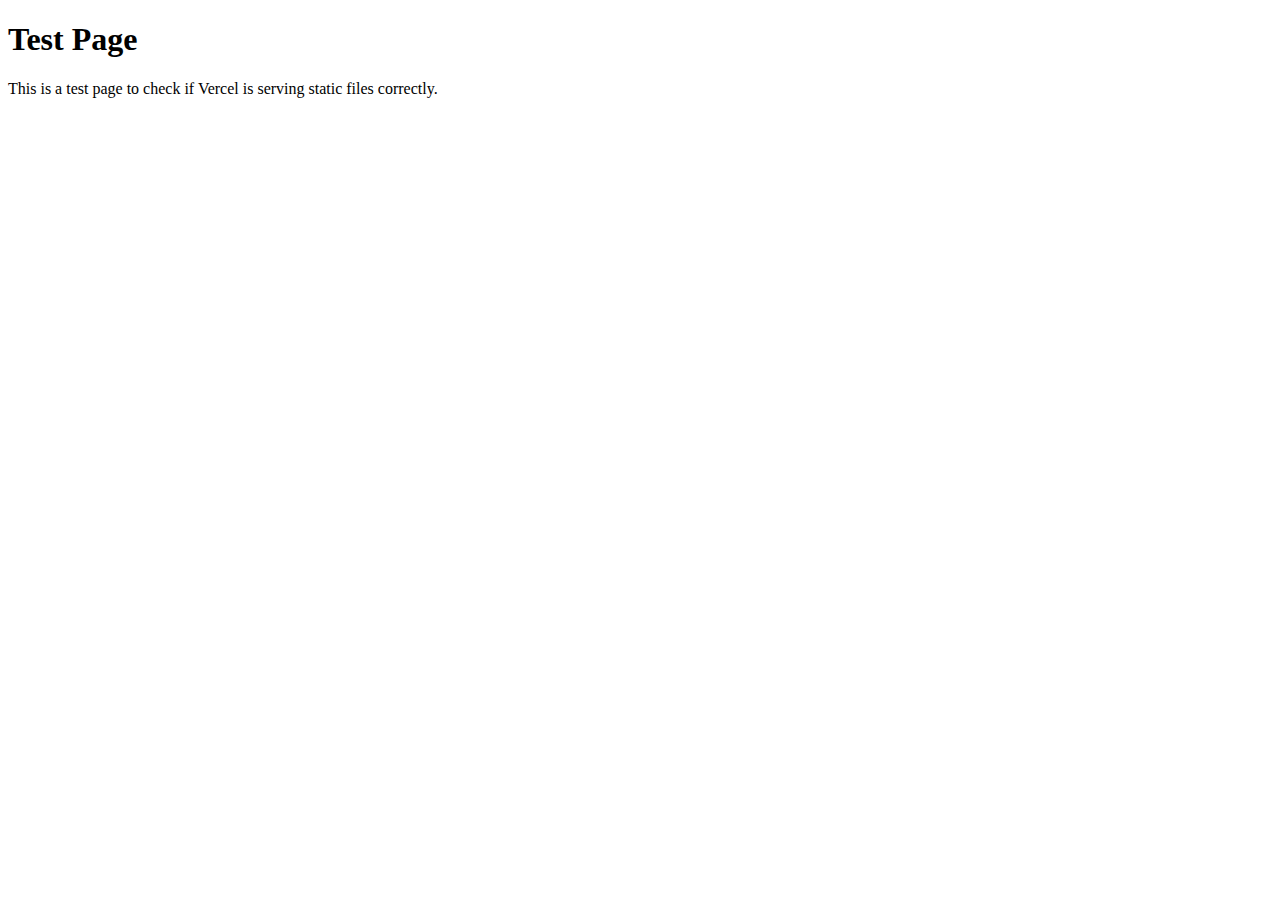
<file: test.html>
<!DOCTYPE html>
<html lang="en">
<head>
    <meta charset="UTF-8">
    <meta name="viewport" content="width=device-width, initial-scale=1.0">
    <title>Test Page</title>
</head>
<body>
    <h1>Test Page</h1>
    <p>This is a test page to check if Vercel is serving static files correctly.</p>
</body>
</html>
</file>
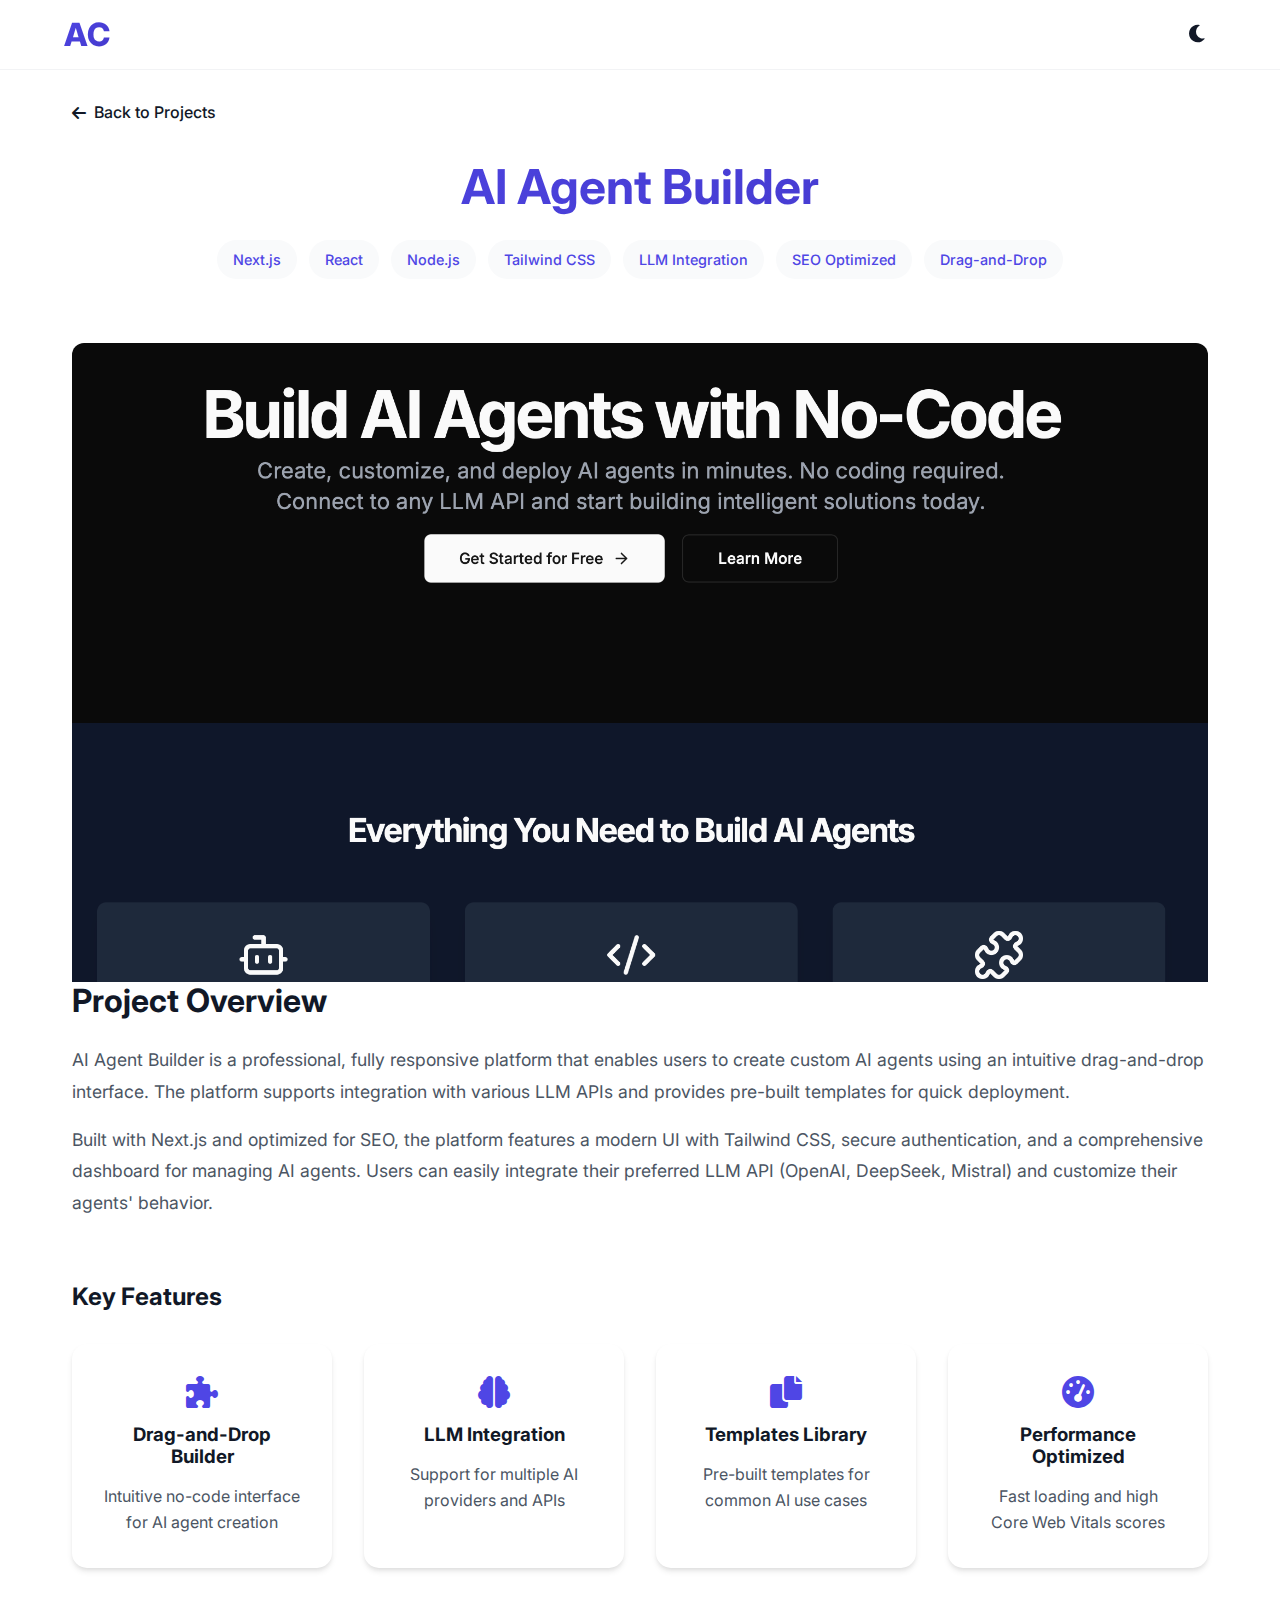
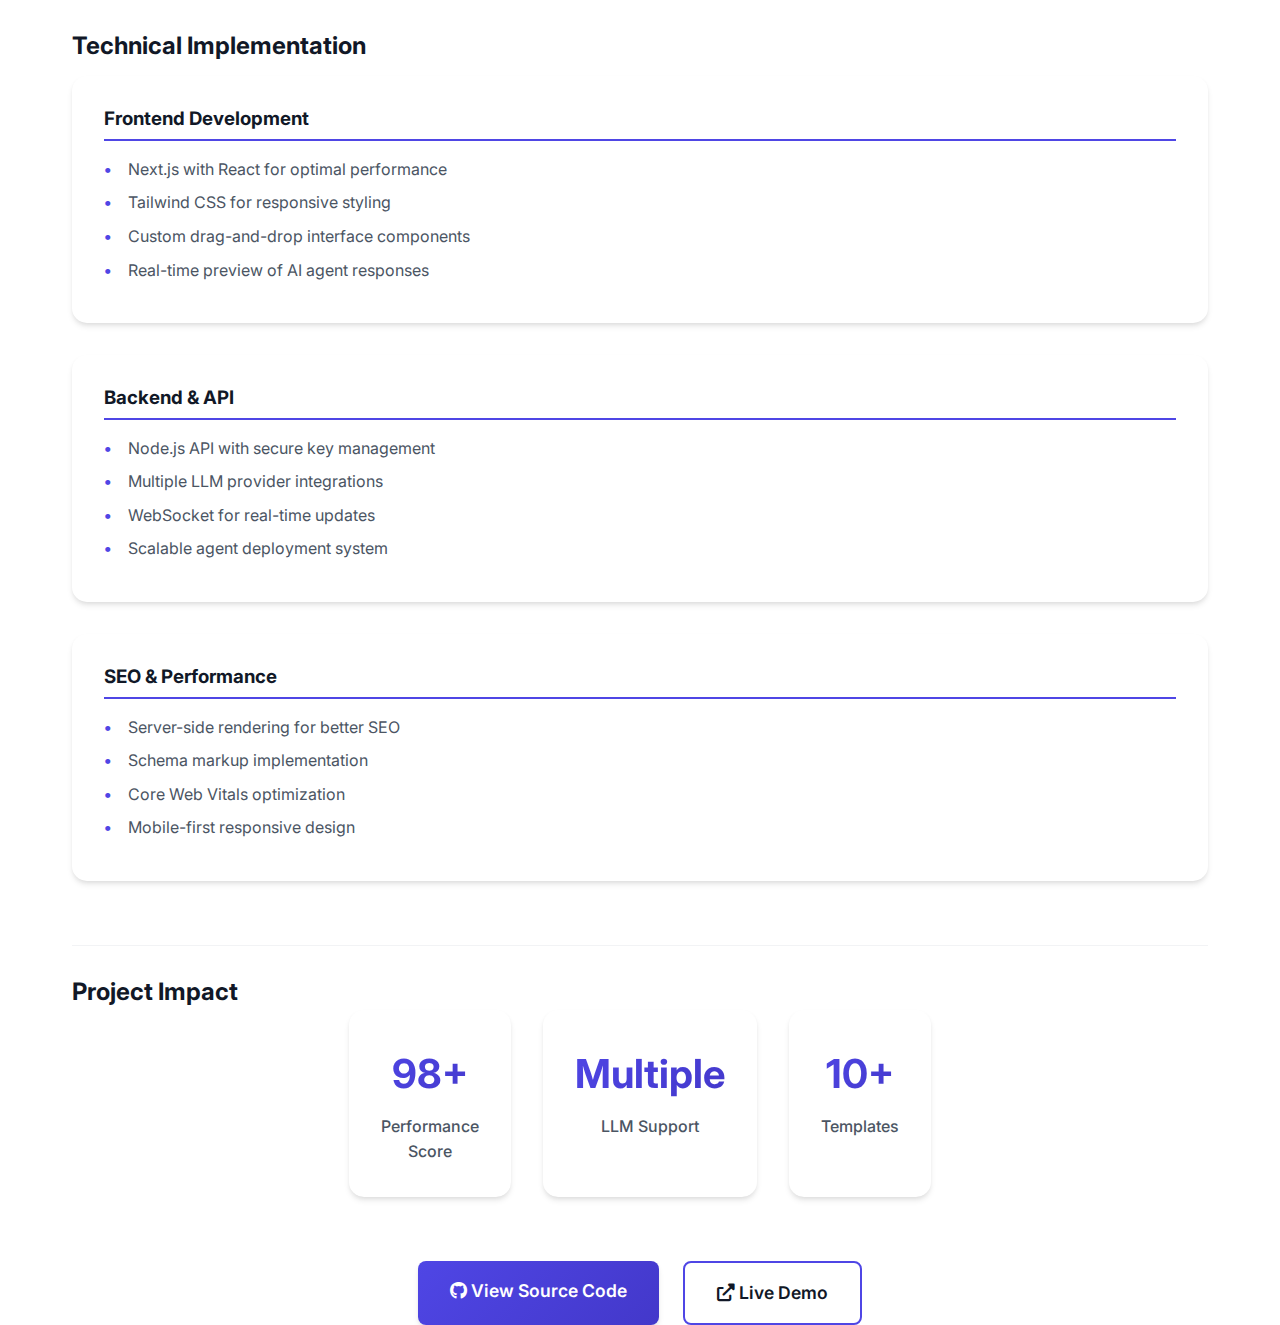
<file: projects/ai-agent-builder.html>
<!DOCTYPE html>
<html lang="en">
<head>
    <meta charset="UTF-8">
    <meta name="viewport" content="width=device-width, initial-scale=1.0">
    <title>AI Agent Builder - No-Code AI Platform</title>
    <link rel="stylesheet" href="../styles.css">
    <link rel="stylesheet" href="https://cdnjs.cloudflare.com/ajax/libs/font-awesome/6.0.0/css/all.min.css">
    <link href="https://fonts.googleapis.com/css2?family=Inter:wght@400;500;600;700;800&display=swap" rel="stylesheet">
</head>
<body class="light-mode">
    <nav class="navbar">
        <a href="../index.html" class="nav-brand">AC</a>
        <div class="nav-controls">
            <button class="theme-toggle" aria-label="Toggle theme">
                <i class="fas fa-moon"></i>
            </button>
        </div>
    </nav>

    <div class="project-detail-container">
        <div class="back-to-projects">
            <a href="../index.html#projects">
                <i class="fas fa-arrow-left"></i> Back to Projects
            </a>
        </div>

        <header class="project-header">
            <h1>AI Agent Builder</h1>
            <div class="project-tags">
                <span>Next.js</span>
                <span>React</span>
                <span>Node.js</span>
                <span>Tailwind CSS</span>
                <span>LLM Integration</span>
                <span>SEO Optimized</span>
                <span>Drag-and-Drop</span>
            </div>
        </header>

        <div class="project-overview">
            <div class="project-image">
                <img src="../assets/images/ai-agent-builder-main.jpg" 
                     alt="AI Agent Builder Platform Preview" 
                     class="project-preview">
            </div>

            <div class="project-description">
                <h2>Project Overview</h2>
                <p>AI Agent Builder is a professional, fully responsive platform that enables users to create custom AI agents using an intuitive drag-and-drop interface. The platform supports integration with various LLM APIs and provides pre-built templates for quick deployment.</p>
                <p>Built with Next.js and optimized for SEO, the platform features a modern UI with Tailwind CSS, secure authentication, and a comprehensive dashboard for managing AI agents. Users can easily integrate their preferred LLM API (OpenAI, DeepSeek, Mistral) and customize their agents' behavior.</p>
            </div>

            <div class="project-features">
                <h2>Key Features</h2>
                <div class="features-grid">
                    <div class="feature-card">
                        <i class="fas fa-puzzle-piece"></i>
                        <h3>Drag-and-Drop Builder</h3>
                        <p>Intuitive no-code interface for AI agent creation</p>
                    </div>
                    <div class="feature-card">
                        <i class="fas fa-brain"></i>
                        <h3>LLM Integration</h3>
                        <p>Support for multiple AI providers and APIs</p>
                    </div>
                    <div class="feature-card">
                        <i class="fas fa-copy"></i>
                        <h3>Templates Library</h3>
                        <p>Pre-built templates for common AI use cases</p>
                    </div>
                    <div class="feature-card">
                        <i class="fas fa-tachometer-alt"></i>
                        <h3>Performance Optimized</h3>
                        <p>Fast loading and high Core Web Vitals scores</p>
                    </div>
                </div>
            </div>

            <div class="technical-details">
                <h2>Technical Implementation</h2>
                <div class="tech-section">
                    <h3>Frontend Development</h3>
                    <ul>
                        <li>Next.js with React for optimal performance</li>
                        <li>Tailwind CSS for responsive styling</li>
                        <li>Custom drag-and-drop interface components</li>
                        <li>Real-time preview of AI agent responses</li>
                    </ul>
                </div>
                <div class="tech-section">
                    <h3>Backend & API</h3>
                    <ul>
                        <li>Node.js API with secure key management</li>
                        <li>Multiple LLM provider integrations</li>
                        <li>WebSocket for real-time updates</li>
                        <li>Scalable agent deployment system</li>
                    </ul>
                </div>
                <div class="tech-section">
                    <h3>SEO & Performance</h3>
                    <ul>
                        <li>Server-side rendering for better SEO</li>
                        <li>Schema markup implementation</li>
                        <li>Core Web Vitals optimization</li>
                        <li>Mobile-first responsive design</li>
                    </ul>
                </div>
            </div>

            <div class="project-metrics">
                <h2>Project Impact</h2>
                <div class="metrics-grid">
                    <div class="metric-card">
                        <span class="metric-value">98+</span>
                        <span class="metric-label">Performance Score</span>
                    </div>
                    <div class="metric-card">
                        <span class="metric-value">Multiple</span>
                        <span class="metric-label">LLM Support</span>
                    </div>
                    <div class="metric-card">
                        <span class="metric-value">10+</span>
                        <span class="metric-label">Templates</span>
                    </div>
                </div>
            </div>

            <div class="project-links">
                <a href="https://github.com/yourusername/ai-agent-builder" class="cta-button" target="_blank">
                    <i class="fab fa-github"></i> View Source Code
                </a>
                <a href="#" class="cta-button secondary" target="_blank">
                    <i class="fas fa-external-link-alt"></i> Live Demo
                </a>
            </div>
        </div>
    </div>

    <script src="../script.js"></script>
</body>
</html>
</file>
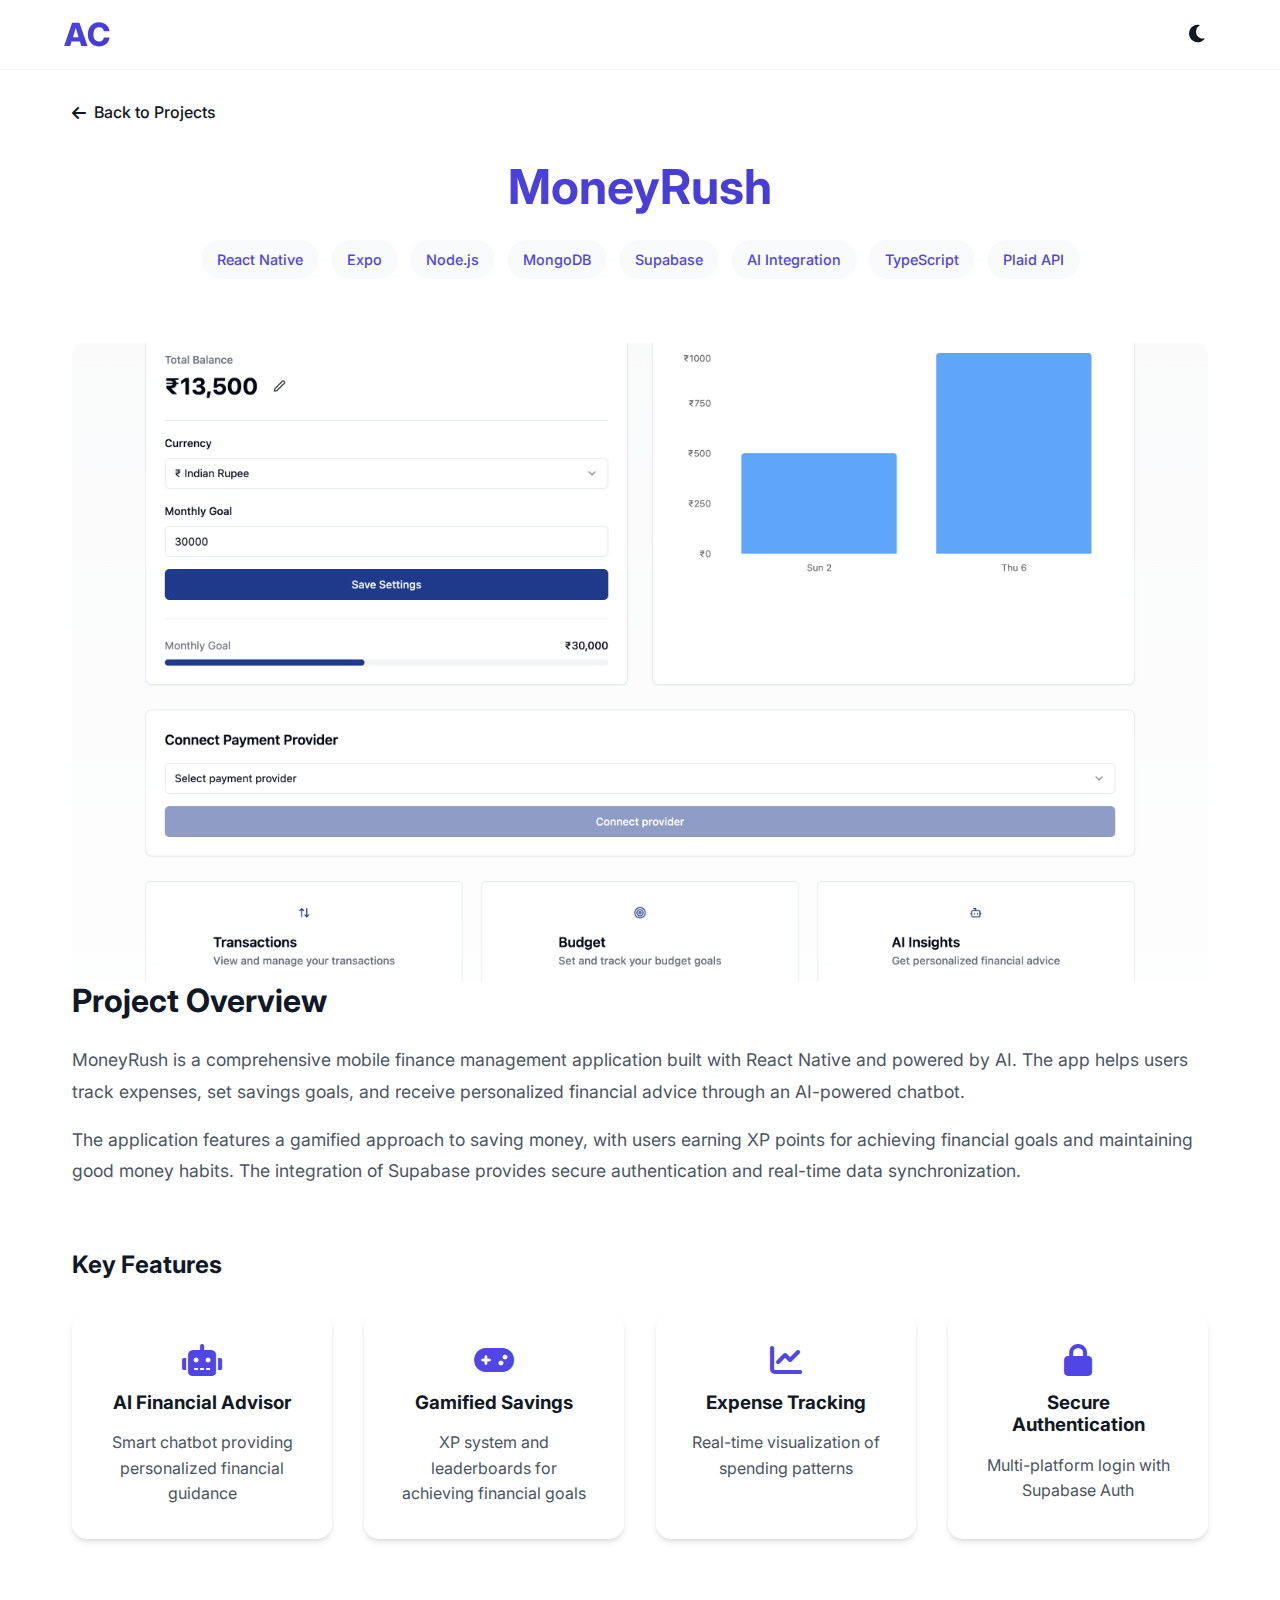
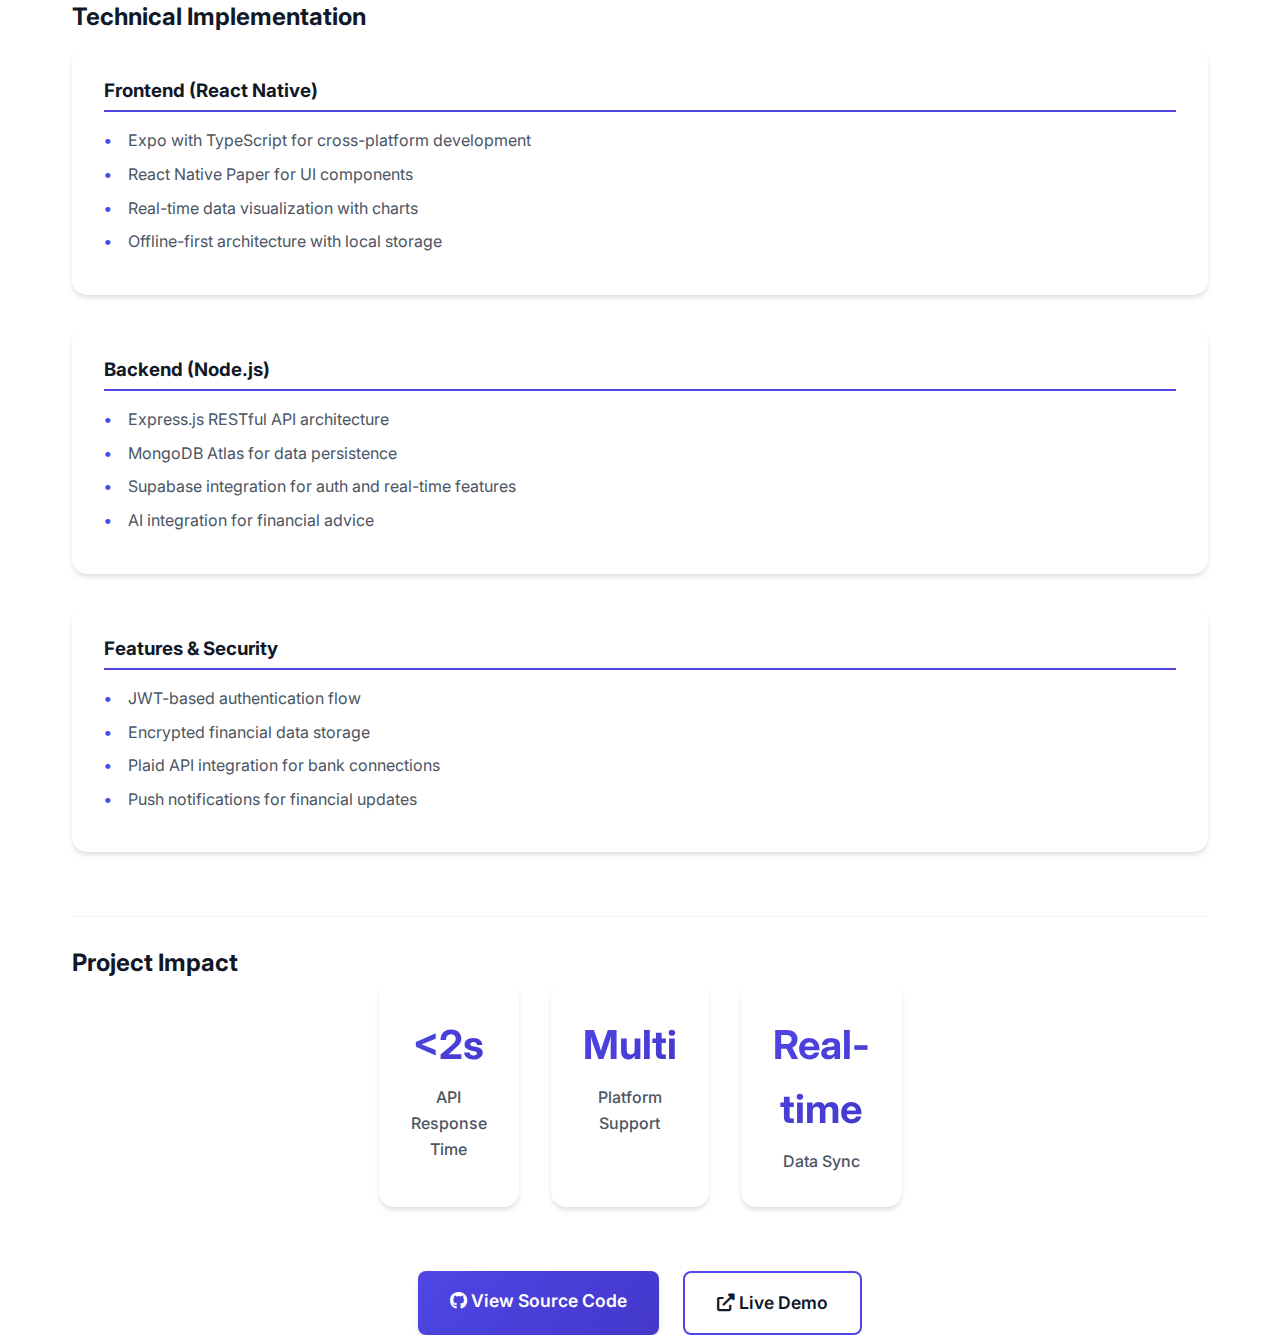
<file: projects/money-rush.html>
<!DOCTYPE html>
<html lang="en">
<head>
    <meta charset="UTF-8">
    <meta name="viewport" content="width=device-width, initial-scale=1.0">
    <title>MoneyRush - AI-Powered Finance Tracker</title>
    <link rel="stylesheet" href="../styles.css">
    <link rel="stylesheet" href="https://cdnjs.cloudflare.com/ajax/libs/font-awesome/6.0.0/css/all.min.css">
    <link href="https://fonts.googleapis.com/css2?family=Inter:wght@400;500;600;700;800&display=swap" rel="stylesheet">
</head>
<body class="light-mode">
    <nav class="navbar">
        <a href="../index.html" class="nav-brand">AC</a>
        <div class="nav-controls">
            <button class="theme-toggle" aria-label="Toggle theme">
                <i class="fas fa-moon"></i>
            </button>
        </div>
    </nav>

    <div class="project-detail-container">
        <div class="back-to-projects">
            <a href="../index.html#projects">
                <i class="fas fa-arrow-left"></i> Back to Projects
            </a>
        </div>

        <header class="project-header">
            <h1>MoneyRush</h1>
            <div class="project-tags">
                <span>React Native</span>
                <span>Expo</span>
                <span>Node.js</span>
                <span>MongoDB</span>
                <span>Supabase</span>
                <span>AI Integration</span>
                <span>TypeScript</span>
                <span>Plaid API</span>
            </div>
        </header>

        <div class="project-overview">
            <div class="project-image">
                <img src="../assets/images/money-rush-main.jpg"
                     alt="MoneyRush App Preview"
                     class="project-preview">
            </div>

            <div class="project-description">
                <h2>Project Overview</h2>
                <p>MoneyRush is a comprehensive mobile finance management application built with React Native and powered by AI. The app helps users track expenses, set savings goals, and receive personalized financial advice through an AI-powered chatbot.</p>
                <p>The application features a gamified approach to saving money, with users earning XP points for achieving financial goals and maintaining good money habits. The integration of Supabase provides secure authentication and real-time data synchronization.</p>
            </div>

            <div class="project-features">
                <h2>Key Features</h2>
                <div class="features-grid">
                    <div class="feature-card">
                        <i class="fas fa-robot"></i>
                        <h3>AI Financial Advisor</h3>
                        <p>Smart chatbot providing personalized financial guidance</p>
                    </div>
                    <div class="feature-card">
                        <i class="fas fa-gamepad"></i>
                        <h3>Gamified Savings</h3>
                        <p>XP system and leaderboards for achieving financial goals</p>
                    </div>
                    <div class="feature-card">
                        <i class="fas fa-chart-line"></i>
                        <h3>Expense Tracking</h3>
                        <p>Real-time visualization of spending patterns</p>
                    </div>
                    <div class="feature-card">
                        <i class="fas fa-lock"></i>
                        <h3>Secure Authentication</h3>
                        <p>Multi-platform login with Supabase Auth</p>
                    </div>
                </div>
            </div>

            <div class="technical-details">
                <h2>Technical Implementation</h2>
                <div class="tech-section">
                    <h3>Frontend (React Native)</h3>
                    <ul>
                        <li>Expo with TypeScript for cross-platform development</li>
                        <li>React Native Paper for UI components</li>
                        <li>Real-time data visualization with charts</li>
                        <li>Offline-first architecture with local storage</li>
                    </ul>
                </div>
                <div class="tech-section">
                    <h3>Backend (Node.js)</h3>
                    <ul>
                        <li>Express.js RESTful API architecture</li>
                        <li>MongoDB Atlas for data persistence</li>
                        <li>Supabase integration for auth and real-time features</li>
                        <li>AI integration for financial advice</li>
                    </ul>
                </div>
                <div class="tech-section">
                    <h3>Features & Security</h3>
                    <ul>
                        <li>JWT-based authentication flow</li>
                        <li>Encrypted financial data storage</li>
                        <li>Plaid API integration for bank connections</li>
                        <li>Push notifications for financial updates</li>
                    </ul>
                </div>
            </div>

            <div class="project-metrics">
                <h2>Project Impact</h2>
                <div class="metrics-grid">
                    <div class="metric-card">
                        <span class="metric-value">&lt;2s</span>
                        <span class="metric-label">API Response Time</span>
                    </div>
                    <div class="metric-card">
                        <span class="metric-value">Multi</span>
                        <span class="metric-label">Platform Support</span>
                    </div>
                    <div class="metric-card">
                        <span class="metric-value">Real-time</span>
                        <span class="metric-label">Data Sync</span>
                    </div>
                </div>
            </div>

            <div class="project-links">
                <a href="https://github.com/Aditya-Chawla-20/money-rush" class="cta-button" target="_blank">
                    <i class="fab fa-github"></i> View Source Code
                </a>
                <a href="https://money-rush.vercel.app" class="cta-button secondary" target="_blank">
                    <i class="fas fa-external-link-alt"></i> Live Demo
                </a>
            </div>
        </div>
    </div>

    <script src="../script.js"></script>
</body>
</html>
</file>
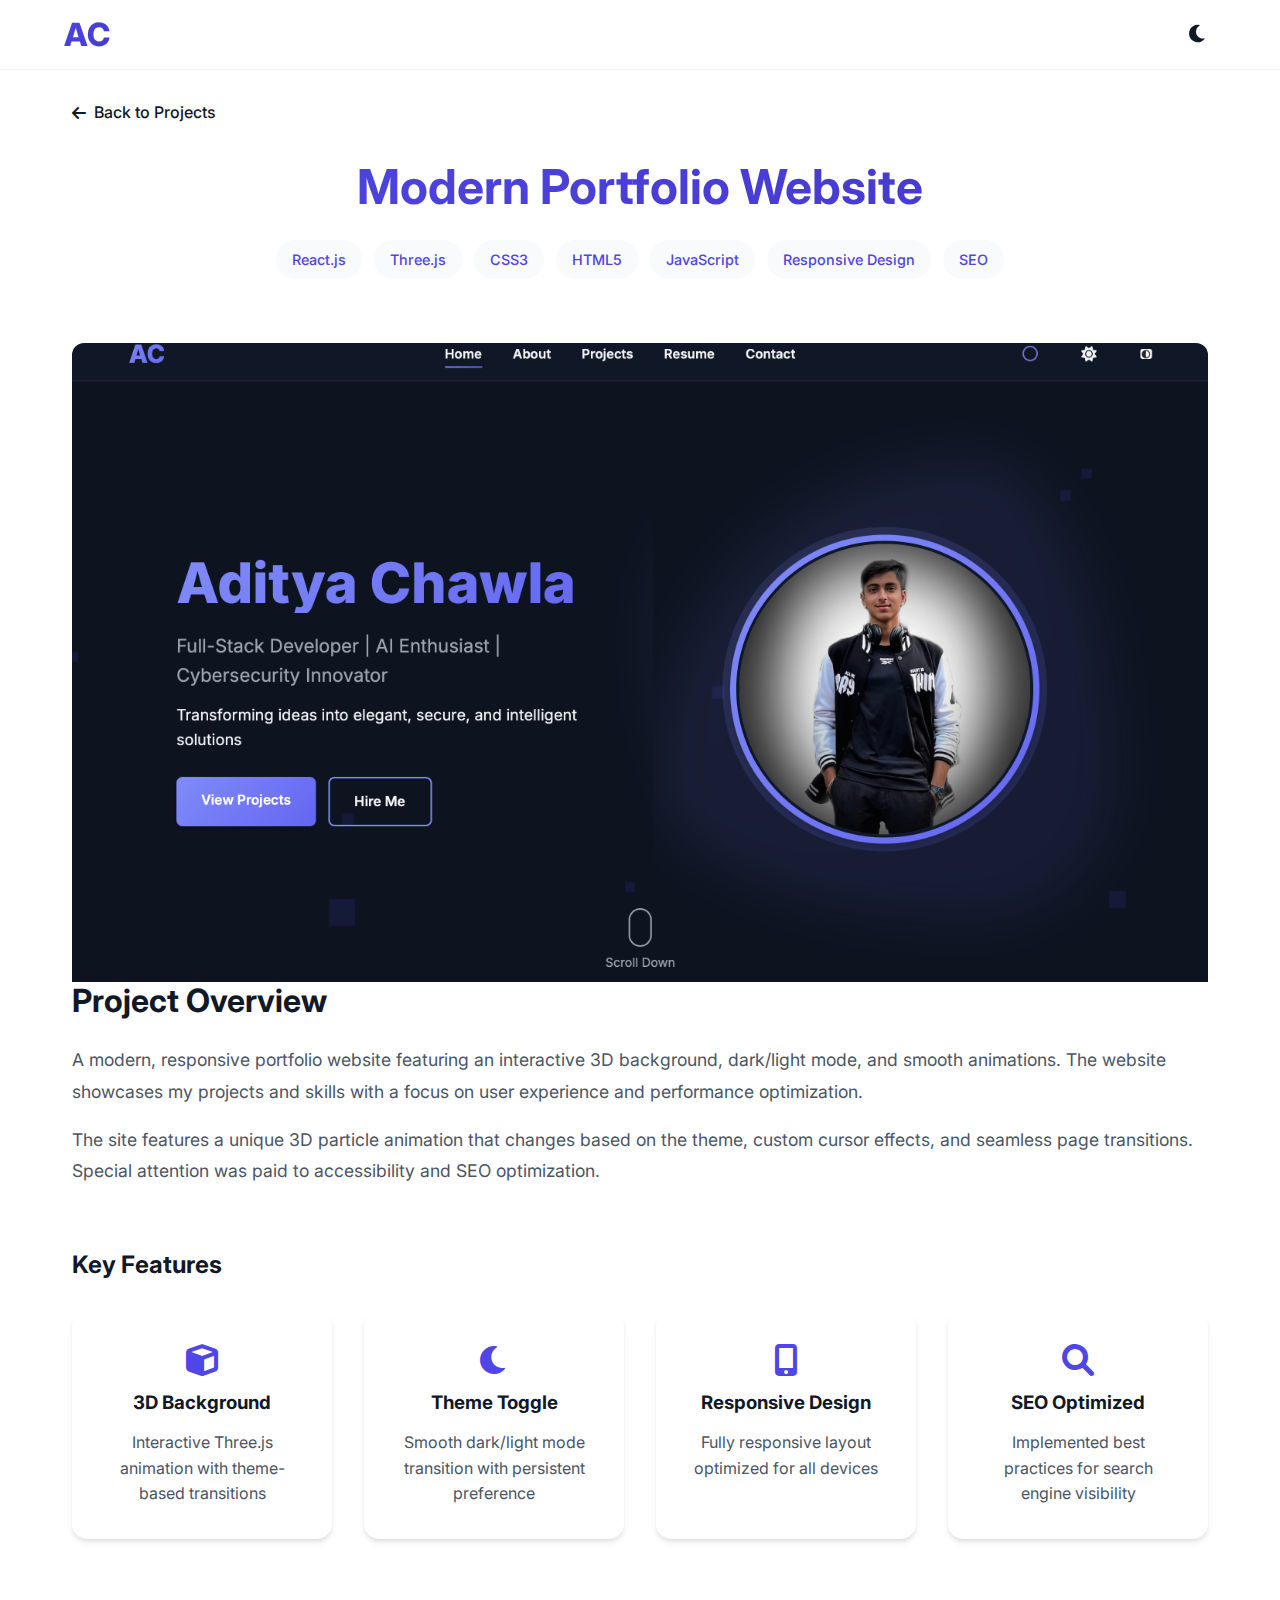
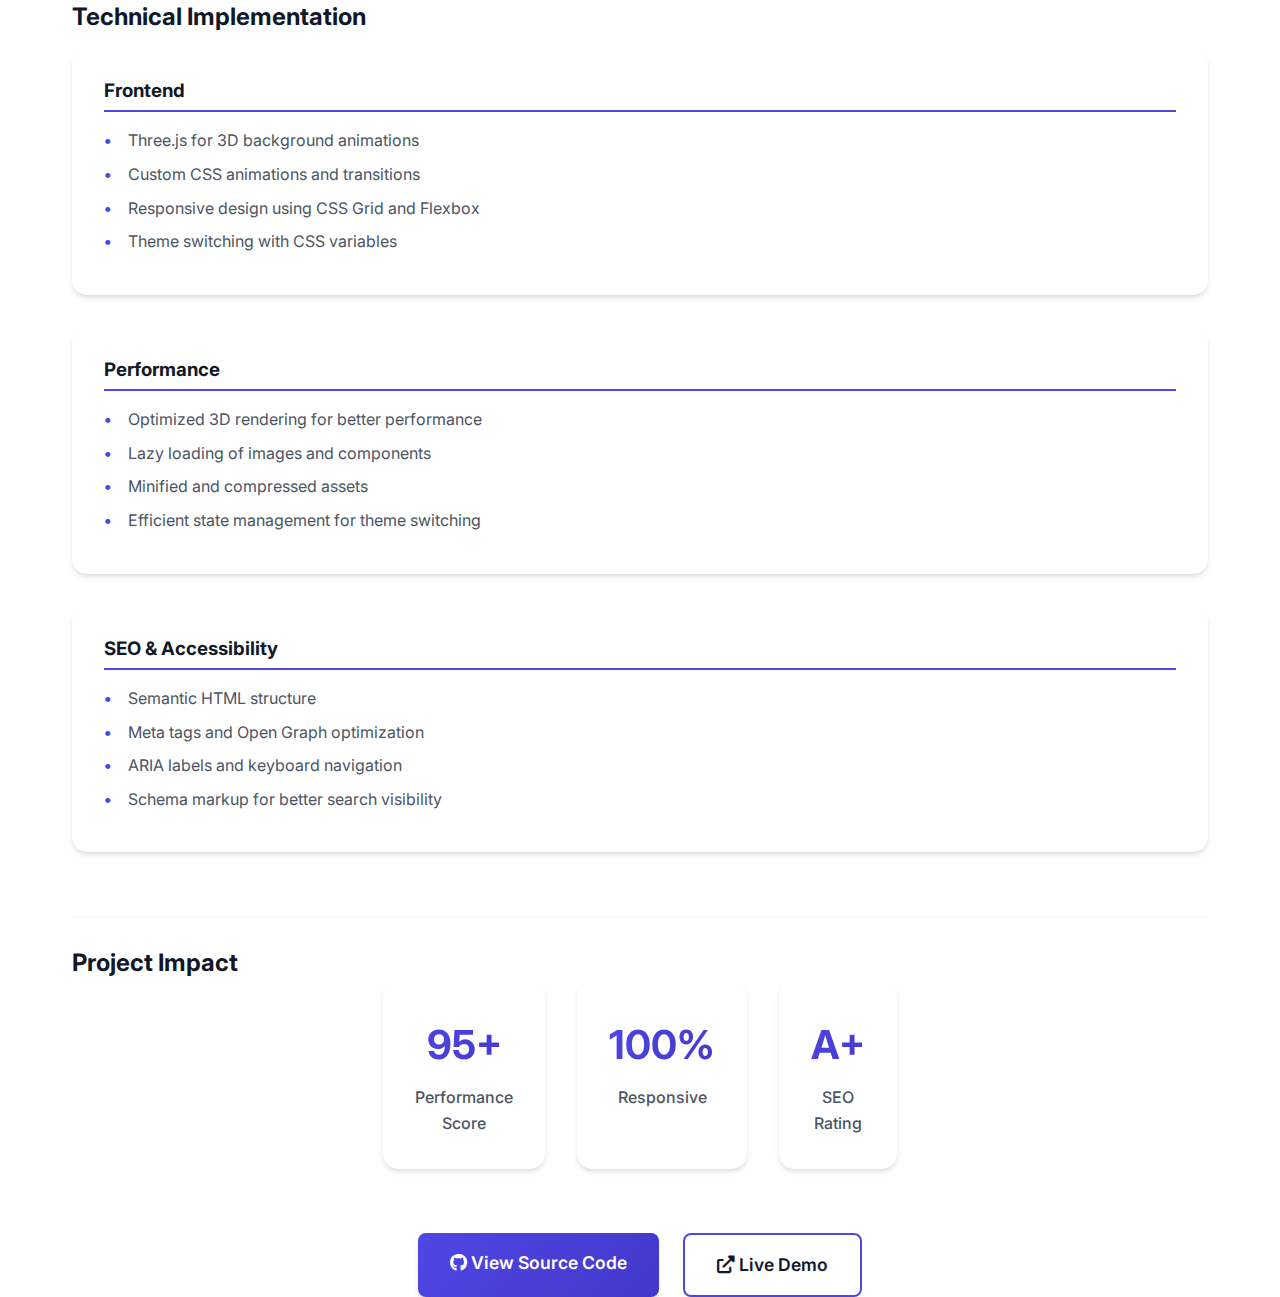
<file: projects/portfolio-website.html>
<!DOCTYPE html>
<html lang="en">
<head>
    <meta charset="UTF-8">
    <meta name="viewport" content="width=device-width, initial-scale=1.0">
    <title>Modern Portfolio Website - Project Details</title>
    <link rel="stylesheet" href="../styles.css">
    <link rel="stylesheet" href="https://cdnjs.cloudflare.com/ajax/libs/font-awesome/6.0.0/css/all.min.css">
    <link href="https://fonts.googleapis.com/css2?family=Inter:wght@400;500;600;700;800&display=swap" rel="stylesheet">
</head>
<body class="light-mode">
    <nav class="navbar">
        <a href="../index.html" class="nav-brand">AC</a>
        <div class="nav-controls">
            <button class="theme-toggle" aria-label="Toggle theme">
                <i class="fas fa-moon"></i>
            </button>
        </div>
    </nav>

    <div class="project-detail-container">
        <div class="back-to-projects">
            <a href="../index.html#projects">
                <i class="fas fa-arrow-left"></i> Back to Projects
            </a>
        </div>

        <header class="project-header">
            <h1>Modern Portfolio Website</h1>
            <div class="project-tags">
                <span>React.js</span>
                <span>Three.js</span>
                <span>CSS3</span>
                <span>HTML5</span>
                <span>JavaScript</span>
                <span>Responsive Design</span>
                <span>SEO</span>
            </div>
        </header>

        <div class="project-overview">
            <div class="project-image">
                <img src="../assets/images/portfolio-main.jpg" 
                     alt="Portfolio Website Preview" 
                     class="project-preview">
            </div>

            <div class="project-description">
                <h2>Project Overview</h2>
                <p>A modern, responsive portfolio website featuring an interactive 3D background, dark/light mode, and smooth animations. The website showcases my projects and skills with a focus on user experience and performance optimization.</p>
                <p>The site features a unique 3D particle animation that changes based on the theme, custom cursor effects, and seamless page transitions. Special attention was paid to accessibility and SEO optimization.</p>
            </div>

            <div class="project-features">
                <h2>Key Features</h2>
                <div class="features-grid">
                    <div class="feature-card">
                        <i class="fas fa-cube"></i>
                        <h3>3D Background</h3>
                        <p>Interactive Three.js animation with theme-based transitions</p>
                    </div>
                    <div class="feature-card">
                        <i class="fas fa-moon"></i>
                        <h3>Theme Toggle</h3>
                        <p>Smooth dark/light mode transition with persistent preference</p>
                    </div>
                    <div class="feature-card">
                        <i class="fas fa-mobile-alt"></i>
                        <h3>Responsive Design</h3>
                        <p>Fully responsive layout optimized for all devices</p>
                    </div>
                    <div class="feature-card">
                        <i class="fas fa-search"></i>
                        <h3>SEO Optimized</h3>
                        <p>Implemented best practices for search engine visibility</p>
                    </div>
                </div>
            </div>

            <div class="technical-details">
                <h2>Technical Implementation</h2>
                <div class="tech-section">
                    <h3>Frontend</h3>
                    <ul>
                        <li>Three.js for 3D background animations</li>
                        <li>Custom CSS animations and transitions</li>
                        <li>Responsive design using CSS Grid and Flexbox</li>
                        <li>Theme switching with CSS variables</li>
                    </ul>
                </div>
                <div class="tech-section">
                    <h3>Performance</h3>
                    <ul>
                        <li>Optimized 3D rendering for better performance</li>
                        <li>Lazy loading of images and components</li>
                        <li>Minified and compressed assets</li>
                        <li>Efficient state management for theme switching</li>
                    </ul>
                </div>
                <div class="tech-section">
                    <h3>SEO & Accessibility</h3>
                    <ul>
                        <li>Semantic HTML structure</li>
                        <li>Meta tags and Open Graph optimization</li>
                        <li>ARIA labels and keyboard navigation</li>
                        <li>Schema markup for better search visibility</li>
                    </ul>
                </div>
            </div>

            <div class="project-metrics">
                <h2>Project Impact</h2>
                <div class="metrics-grid">
                    <div class="metric-card">
                        <span class="metric-value">95+</span>
                        <span class="metric-label">Performance Score</span>
                    </div>
                    <div class="metric-card">
                        <span class="metric-value">100%</span>
                        <span class="metric-label">Responsive</span>
                    </div>
                    <div class="metric-card">
                        <span class="metric-value">A+</span>
                        <span class="metric-label">SEO Rating</span>
                    </div>
                </div>
            </div>

            <div class="project-links">
                <a href="https://github.com/yourusername/portfolio-website" class="cta-button" target="_blank">
                    <i class="fab fa-github"></i> View Source Code
                </a>
                <a href="#" class="cta-button secondary" target="_blank">
                    <i class="fas fa-external-link-alt"></i> Live Demo
                </a>
            </div>
        </div>
    </div>

    <script src="../script.js"></script>
</body>
</html>
</file>
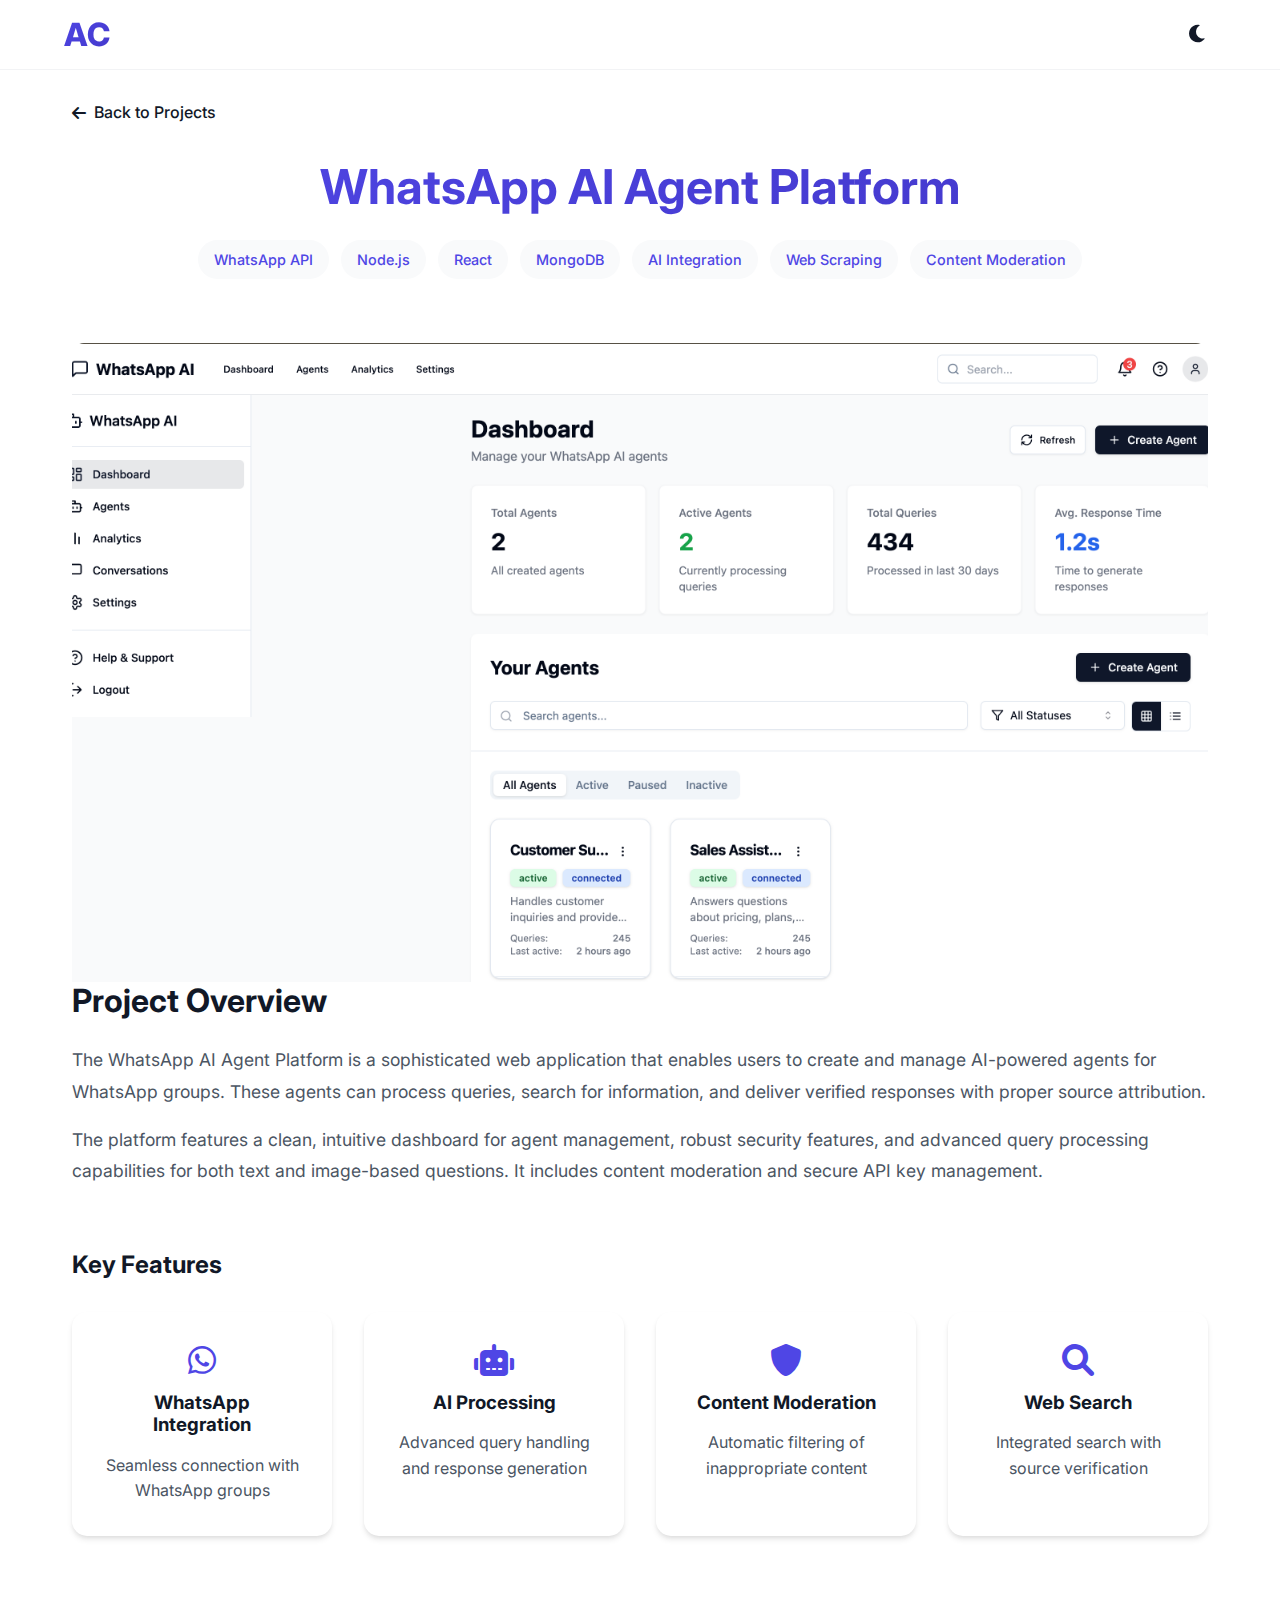
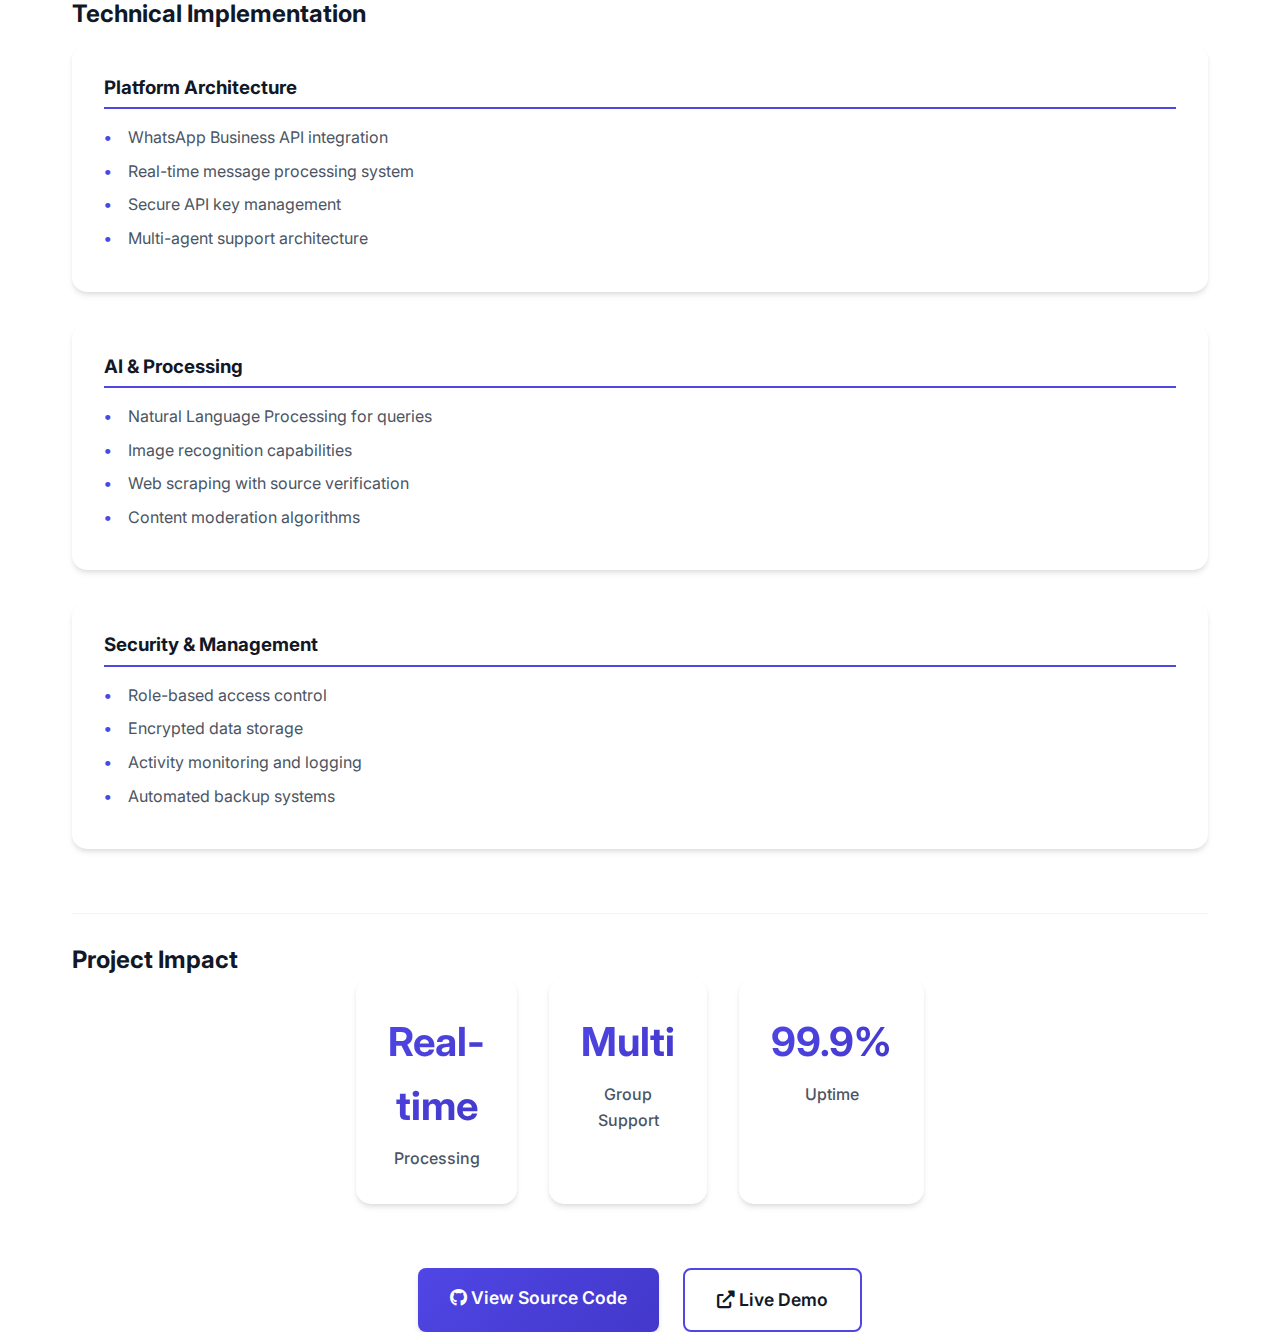
<file: projects/whatsapp-ai-agent.html>
<!DOCTYPE html>
<html lang="en">
<head>
    <meta charset="UTF-8">
    <meta name="viewport" content="width=device-width, initial-scale=1.0">
    <title>WhatsApp AI Agent Platform</title>
    <link rel="stylesheet" href="../styles.css">
    <link rel="stylesheet" href="https://cdnjs.cloudflare.com/ajax/libs/font-awesome/6.0.0/css/all.min.css">
    <link href="https://fonts.googleapis.com/css2?family=Inter:wght@400;500;600;700;800&display=swap" rel="stylesheet">
</head>
<body class="light-mode">
    <nav class="navbar">
        <a href="../index.html" class="nav-brand">AC</a>
        <div class="nav-controls">
            <button class="theme-toggle" aria-label="Toggle theme">
                <i class="fas fa-moon"></i>
            </button>
        </div>
    </nav>

    <div class="project-detail-container">
        <div class="back-to-projects">
            <a href="../index.html#projects">
                <i class="fas fa-arrow-left"></i> Back to Projects
            </a>
        </div>

        <header class="project-header">
            <h1>WhatsApp AI Agent Platform</h1>
            <div class="project-tags">
                <span>WhatsApp API</span>
                <span>Node.js</span>
                <span>React</span>
                <span>MongoDB</span>
                <span>AI Integration</span>
                <span>Web Scraping</span>
                <span>Content Moderation</span>
            </div>
        </header>

        <div class="project-overview">
            <div class="project-image">
                <img src="../assets/images/whatsapp-ai-agent-main.jpg" 
                     alt="WhatsApp AI Agent Platform Preview" 
                     class="project-preview">
            </div>

            <div class="project-description">
                <h2>Project Overview</h2>
                <p>The WhatsApp AI Agent Platform is a sophisticated web application that enables users to create and manage AI-powered agents for WhatsApp groups. These agents can process queries, search for information, and deliver verified responses with proper source attribution.</p>
                <p>The platform features a clean, intuitive dashboard for agent management, robust security features, and advanced query processing capabilities for both text and image-based questions. It includes content moderation and secure API key management.</p>
            </div>

            <div class="project-features">
                <h2>Key Features</h2>
                <div class="features-grid">
                    <div class="feature-card">
                        <i class="fab fa-whatsapp"></i>
                        <h3>WhatsApp Integration</h3>
                        <p>Seamless connection with WhatsApp groups</p>
                    </div>
                    <div class="feature-card">
                        <i class="fas fa-robot"></i>
                        <h3>AI Processing</h3>
                        <p>Advanced query handling and response generation</p>
                    </div>
                    <div class="feature-card">
                        <i class="fas fa-shield-alt"></i>
                        <h3>Content Moderation</h3>
                        <p>Automatic filtering of inappropriate content</p>
                    </div>
                    <div class="feature-card">
                        <i class="fas fa-search"></i>
                        <h3>Web Search</h3>
                        <p>Integrated search with source verification</p>
                    </div>
                </div>
            </div>

            <div class="technical-details">
                <h2>Technical Implementation</h2>
                <div class="tech-section">
                    <h3>Platform Architecture</h3>
                    <ul>
                        <li>WhatsApp Business API integration</li>
                        <li>Real-time message processing system</li>
                        <li>Secure API key management</li>
                        <li>Multi-agent support architecture</li>
                    </ul>
                </div>
                <div class="tech-section">
                    <h3>AI & Processing</h3>
                    <ul>
                        <li>Natural Language Processing for queries</li>
                        <li>Image recognition capabilities</li>
                        <li>Web scraping with source verification</li>
                        <li>Content moderation algorithms</li>
                    </ul>
                </div>
                <div class="tech-section">
                    <h3>Security & Management</h3>
                    <ul>
                        <li>Role-based access control</li>
                        <li>Encrypted data storage</li>
                        <li>Activity monitoring and logging</li>
                        <li>Automated backup systems</li>
                    </ul>
                </div>
            </div>

            <div class="project-metrics">
                <h2>Project Impact</h2>
                <div class="metrics-grid">
                    <div class="metric-card">
                        <span class="metric-value">Real-time</span>
                        <span class="metric-label">Processing</span>
                    </div>
                    <div class="metric-card">
                        <span class="metric-value">Multi</span>
                        <span class="metric-label">Group Support</span>
                    </div>
                    <div class="metric-card">
                        <span class="metric-value">99.9%</span>
                        <span class="metric-label">Uptime</span>
                    </div>
                </div>
            </div>

            <div class="project-links">
                <a href="https://github.com/yourusername/whatsapp-ai-agent" class="cta-button" target="_blank">
                    <i class="fab fa-github"></i> View Source Code
                </a>
                <a href="#" class="cta-button secondary" target="_blank">
                    <i class="fas fa-external-link-alt"></i> Live Demo
                </a>
            </div>
        </div>
    </div>

    <script src="../script.js"></script>
</body>
</html>
</file>
<file: styles.css>
/* Variables and Theme */
:root {
    /* Light Theme Colors */
    --primary-color: #4f46e5;
    --secondary-color: #4338ca;
    --text-color: #111827;
    --light-text: #4b5563;
    --background: #ffffff;
    --background-rgb: 255, 255, 255;
    --section-bg: #f9fafb;
    --card-bg: #ffffff;
    --border-color: rgba(229, 231, 235, 0.5);
    --card-shadow: 0 4px 6px -1px rgba(0, 0, 0, 0.1), 0 2px 4px -1px rgba(0, 0, 0, 0.06);
    --hover-shadow: 0 10px 15px -3px rgba(0, 0, 0, 0.1), 0 4px 6px -2px rgba(0, 0, 0, 0.05);
}

/* Dark Theme Colors */
.dark-mode {
    --primary-color: #818cf8;
    --secondary-color: #6366f1;
    --text-color: #f3f4f6;
    --light-text: #9ca3af;
    --background: #111827;
    --background-rgb: 17, 24, 39;
    --section-bg: #1f2937;
    --card-bg: #1f2937;
    --border-color: rgba(75, 85, 99, 0.5);
    --card-shadow: 0 4px 6px -1px rgba(0, 0, 0, 0.2), 0 2px 4px -1px rgba(0, 0, 0, 0.1);
    --hover-shadow: 0 10px 15px -3px rgba(0, 0, 0, 0.2), 0 4px 6px -2px rgba(0, 0, 0, 0.1);
}

/* Light Theme Colors - Explicit */
.light-mode {
    --primary-color: #4f46e5;
    --secondary-color: #4338ca;
    --text-color: #111827;
    --light-text: #4b5563;
    --background: #ffffff;
    --background-rgb: 255, 255, 255;
    --section-bg: #f9fafb;
    --card-bg: #ffffff;
    --border-color: rgba(229, 231, 235, 0.5);
    --card-shadow: 0 4px 6px -1px rgba(0, 0, 0, 0.1), 0 2px 4px -1px rgba(0, 0, 0, 0.06);
    --hover-shadow: 0 10px 15px -3px rgba(0, 0, 0, 0.1), 0 4px 6px -2px rgba(0, 0, 0, 0.05);
}

/* Theme Transition */
body {
    transition: background-color 0.3s ease, color 0.3s ease;
}

/* Theme Toggle Button */
.theme-toggle {
    background: none;
    border: none;
    color: var(--text-color);
    font-size: 1.25rem;
    cursor: pointer;
    padding: 0.5rem;
    transition: transform 0.3s ease, color 0.3s ease;
}

.theme-toggle:hover {
    transform: rotate(45deg);
    color: var(--primary-color);
}

/* Background Animation */
#bg-animation {
    position: absolute;
    top: 0;
    left: 0;
    width: 100%;
    height: 100%;
    z-index: 0;
    opacity: 0.2;
    transition: opacity 0.5s ease;
}

/* Hero Section */
.hero {
    min-height: 100vh;
    display: flex;
    align-items: center;
    justify-content: center;
    padding: 0 2rem;
    position: relative;
    overflow: hidden;
    margin: 0;
}

.hero-content {
    position: relative;
    z-index: 1;
    max-width: 1200px;
    width: 100%;
    margin: 0 auto;
    display: grid;
    grid-template-columns: 1fr 1fr;
    gap: 4rem;
    align-items: center;
    padding-top: 70px;
}

/* Ensure all content is above the animation */
.section-header,
.about-content,
.projects-content,
.resume-content,
.contact-content {
    position: relative;
    z-index: 1;
}

/* Background Overlays */
body::before {
    content: none;  /* Remove the previous overlay */
}

.light-mode .hero::before {
    content: '';
    position: absolute;
    top: 0;
    left: 0;
    width: 100%;
    height: 100%;
    background: rgba(255, 255, 255, 0.9);
    z-index: 0;
}

.dark-mode .hero::before {
    content: '';
    position: absolute;
    top: 0;
    left: 0;
    width: 100%;
    height: 100%;
    background: rgba(0, 0, 0, 0.2);
    z-index: 0;
}

/* Base Styles */
* {
    margin: 0;
    padding: 0;
    box-sizing: border-box;
    scroll-behavior: smooth;
}

body {
    font-family: 'Inter', -apple-system, BlinkMacSystemFont, 'Segoe UI', Roboto, sans-serif;
    line-height: 1.6;
    color: var(--text-color);
    background-color: var(--background);
    position: relative;
    z-index: 1;
}

/* Typography */
h1, h2, h3, h4, h5, h6 {
    line-height: 1.2;
    margin-bottom: 1rem;
}

.section-header {
    text-align: center;
    margin-bottom: 4rem;
}

.section-header h2 {
    font-size: 2.5rem;
    font-weight: 800;
    background: linear-gradient(135deg, var(--primary-color), var(--secondary-color));
    -webkit-background-clip: text;
    -webkit-text-fill-color: transparent;
    margin-bottom: 0.5rem;
}

.section-subtitle {
    color: var(--light-text);
    font-size: 1.1rem;
}

/* Navigation */
.navbar {
    position: fixed;
    top: 0;
    left: 0;
    width: 100%;
    display: flex;
    justify-content: space-between;
    align-items: center;
    padding: 1rem 5%;
    background: rgba(var(--background-rgb), 0.95);
    backdrop-filter: blur(10px);
    z-index: 1000;
    border-bottom: 1px solid var(--border-color);
    height: 70px;
}

.nav-brand {
    font-size: 2rem;
    font-weight: 800;
    background: linear-gradient(135deg, var(--primary-color), var(--secondary-color));
    -webkit-background-clip: text;
    -webkit-text-fill-color: transparent;
}

.nav-links {
    display: flex;
    list-style: none;
    gap: 2.5rem;
}

.nav-links a {
    text-decoration: none;
    color: var(--text-color);
    font-weight: 600;
    font-size: 1.05rem;
    position: relative;
    padding: 0.5rem 0;
    transition: color 0.3s ease;
}

.nav-links a::after {
    content: '';
    position: absolute;
    width: 0;
    height: 2px;
    bottom: 0;
    left: 0;
    background: linear-gradient(135deg, var(--primary-color), var(--secondary-color));
    transition: width 0.3s ease;
}

.nav-links a:hover::after,
.nav-links a.active::after {
    width: 100%;
}

.nav-controls {
    display: flex;
    align-items: center;
    gap: 1.5rem;
}

/* Hero Section */
.hero-text h1 {
    font-size: 4.5rem;
    font-weight: 800;
    line-height: 1.1;
    margin-bottom: 1.5rem;
    background: linear-gradient(135deg, var(--primary-color), var(--secondary-color));
    -webkit-background-clip: text;
    -webkit-text-fill-color: transparent;
}

.hero-text .title {
    font-size: 1.5rem;
    color: var(--light-text);
    margin-bottom: 1rem;
}

.hero-text .subtitle {
    font-size: 1.25rem;
    color: var(--text-color);
    margin-bottom: 2rem;
}

.hero-cta {
    display: flex;
    gap: 1rem;
}

.cta-button {
    display: inline-block;
    padding: 1rem 2rem;
    font-size: 1.1rem;
    font-weight: 600;
    text-decoration: none;
    border-radius: 8px;
    transition: all 0.3s ease;
}

.cta-button:not(.secondary) {
    background: linear-gradient(135deg, var(--primary-color), var(--secondary-color));
    color: white;
    box-shadow: var(--card-shadow);
}

.cta-button.secondary {
    background: transparent;
    color: var(--text-color);
    border: 2px solid var(--primary-color);
}

.cta-button:hover {
    transform: translateY(-2px);
    box-shadow: var(--hover-shadow);
}

.hero-image {
    position: relative;
    display: flex;
    justify-content: center;
    align-items: center;
}

.profile-container {
    position: relative;
    width: 400px;
    height: 400px;
    z-index: 2;
    border-radius: 50%;
    padding: 8px;
    background: linear-gradient(135deg, var(--primary-color), var(--secondary-color));
    box-shadow: var(--card-shadow);
}

.profile-img {
    width: 100%;
    height: 100%;
    object-fit: cover;
    border-radius: 50%;
    position: relative;
    z-index: 2;
    border: 4px solid var(--background);
    transition: transform 0.3s ease;
}

.profile-bg {
    position: absolute;
    top: -10px;
    left: -10px;
    width: calc(100% + 20px);
    height: calc(100% + 20px);
    background: linear-gradient(135deg, var(--primary-color), var(--secondary-color));
    border-radius: 50%;
    z-index: 1;
    opacity: 0.15;
    transition: transform 0.3s ease;
}

.profile-container:hover .profile-img {
    transform: scale(1.02);
}

.profile-container:hover .profile-bg {
    transform: scale(1.1);
}

.blob-animation {
    position: absolute;
    top: 50%;
    left: 50%;
    transform: translate(-50%, -50%);
    width: 600px;
    height: 600px;
    background: linear-gradient(135deg, var(--primary-color), var(--secondary-color));
    border-radius: 50%;
    animation: blob 8s ease-in-out infinite;
    opacity: 0.1;
    z-index: 1;
    filter: blur(30px);
}

@keyframes blob {
    0% { border-radius: 30% 70% 70% 30% / 30% 30% 70% 70%; }
    50% { border-radius: 70% 30% 30% 70% / 70% 70% 30% 30%; }
    100% { border-radius: 30% 70% 70% 30% / 30% 30% 70% 70%; }
}

.scroll-indicator {
    position: absolute;
    bottom: 2rem;
    left: 50%;
    transform: translateX(-50%);
    display: flex;
    flex-direction: column;
    align-items: center;
    gap: 0.5rem;
    color: var(--light-text);
}

.mouse {
    width: 30px;
    height: 50px;
    border: 2px solid var(--light-text);
    border-radius: 15px;
    position: relative;
}

.mouse::before {
    content: '';
    position: absolute;
    width: 4px;
    height: 8px;
    background: var(--light-text);
    left: 50%;
    transform: translateX(-50%);
    top: 8px;
    border-radius: 2px;
    animation: scroll 2s infinite;
}

@keyframes scroll {
    0% { transform: translate(-50%, 0); opacity: 1; }
    100% { transform: translate(-50%, 20px); opacity: 0; }
}

/* About Section */
.about {
    padding: 6rem 5%;
    background-color: var(--section-bg);
}

.about-content {
    max-width: 1200px;
    margin: 0 auto;
    display: flex;
    flex-direction: column;
    gap: 4rem;
}

.about-text {
    max-width: 800px;
    margin: 0 auto;
    text-align: center;
    color: var(--light-text);
    font-size: 1.1rem;
    line-height: 1.8;
}

.about-text p {
    margin-bottom: 1.5rem;
}

.about-grid {
    display: grid;
    grid-template-columns: repeat(2, 1fr);
    gap: 2rem;
    max-width: 600px;
    margin: 0 auto;
}

.about-card {
    background: var(--card-bg);
    padding: 2rem;
    border-radius: 15px;
    text-align: center;
    box-shadow: var(--card-shadow);
    transition: transform 0.3s ease;
}

.about-card:hover {
    transform: translateY(-5px);
}

.card-icon {
    width: 60px;
    height: 60px;
    background: linear-gradient(135deg, var(--primary-color), var(--secondary-color));
    border-radius: 50%;
    display: flex;
    align-items: center;
    justify-content: center;
    margin: 0 auto 1.5rem;
}

.card-icon i {
    font-size: 1.5rem;
    color: white;
}

.about-card h3 {
    margin-bottom: 0.5rem;
    color: var(--text-color);
}

.about-card p {
    color: var(--light-text);
}

/* Journey Timeline */
.journey-section {
    margin-top: 2rem;
}

.journey-section h3 {
    text-align: center;
    margin-bottom: 3rem;
    font-size: 1.8rem;
    color: var(--text-color);
}

.timeline {
    position: relative;
    max-width: 800px;
    margin: 0 auto;
}

.timeline::before {
    content: '';
    position: absolute;
    left: 50%;
    transform: translateX(-50%);
    width: 2px;
    height: 100%;
    background: var(--primary-color);
}

.timeline-item {
    margin-bottom: 3rem;
    position: relative;
    width: 50%;
}

.timeline-item:nth-child(odd) {
    padding-right: 3rem;
    left: 0;
}

.timeline-item:nth-child(even) {
    padding-left: 3rem;
    left: 50%;
}

.timeline-content {
    background: var(--card-bg);
    padding: 1.5rem;
    border-radius: 15px;
    box-shadow: var(--card-shadow);
    position: relative;
}

.timeline-icon {
    position: absolute;
    width: 40px;
    height: 40px;
    background: linear-gradient(135deg, var(--primary-color), var(--secondary-color));
    border-radius: 50%;
    display: flex;
    align-items: center;
    justify-content: center;
    color: white;
}

.timeline-item:nth-child(odd) .timeline-icon {
    right: -50px;
}

.timeline-item:nth-child(even) .timeline-icon {
    left: -50px;
}

.timeline-date {
    color: var(--primary-color);
    font-weight: 600;
    margin-bottom: 0.5rem;
}

.timeline-content h4 {
    color: var(--text-color);
    margin-bottom: 0.5rem;
}

.timeline-content p {
    color: var(--light-text);
}

/* Certifications */
.certifications-section {
    margin-top: 4rem;
}

.certifications-section h3 {
    text-align: center;
    margin-bottom: 3rem;
    font-size: 1.8rem;
    color: var(--text-color);
}

.certification-list {
    display: flex;
    flex-direction: column;
    gap: 1.5rem;
    max-width: 800px;
    margin: 0 auto;
}

.certification-item {
    display: flex;
    align-items: center;
    gap: 1.5rem;
    background: var(--card-bg);
    padding: 1.5rem;
    border-radius: 15px;
    box-shadow: var(--card-shadow);
    transition: transform 0.3s ease;
}

.certification-item:hover {
    transform: translateX(10px);
}

.cert-icon {
    width: 50px;
    height: 50px;
    background: linear-gradient(135deg, var(--primary-color), var(--secondary-color));
    border-radius: 50%;
    display: flex;
    align-items: center;
    justify-content: center;
    flex-shrink: 0;
}

.cert-icon i {
    font-size: 1.25rem;
    color: white;
}

.cert-details h4 {
    color: var(--text-color);
    margin-bottom: 0.25rem;
}

.cert-details p {
    color: var(--light-text);
}

/* Projects Section */
.projects {
    padding: 6rem 5%;
}

.project-filters {
    display: flex;
    justify-content: center;
    gap: 1rem;
    margin-bottom: 3rem;
}

.filter-btn {
    padding: 0.75rem 1.5rem;
    border: none;
    background: var(--section-bg);
    color: var(--text-color);
    border-radius: 25px;
    cursor: pointer;
    transition: all 0.3s ease;
    font-weight: 500;
}

.filter-btn.active,
.filter-btn:hover {
    background: linear-gradient(135deg, var(--primary-color), var(--secondary-color));
    color: white;
    transform: translateY(-2px);
}

.project-grid {
    display: grid;
    grid-template-columns: repeat(auto-fit, minmax(350px, 1fr));
    gap: 2rem;
    max-width: 1200px;
    margin: 0 auto;
}

.project-card {
    background: var(--card-bg);
    border-radius: 12px;
    overflow: hidden;
    transition: transform 0.3s ease, box-shadow 0.3s ease;
    box-shadow: 0 4px 6px rgba(0, 0, 0, 0.1);
}

.project-card:hover {
    transform: translateY(-5px);
    box-shadow: 0 8px 15px rgba(0, 0, 0, 0.2);
}

.project-image {
    position: relative;
    width: 100%;
    height: 0;
    padding-bottom: 56.25%; /* 16:9 aspect ratio */
    overflow: hidden;
    border-radius: 12px 12px 0 0;
}

.project-image img {
    position: absolute;
    top: 0;
    left: 0;
    width: 100%;
    height: 100%;
    object-fit: cover;
    object-position: center;
    transition: transform 0.3s ease;
}

.project-card:hover .project-image img {
    transform: scale(1.05);
}

.project-content {
    padding: 1.5rem;
}

.project-content h3 {
    margin: 0 0 0.5rem;
    font-size: 1.25rem;
    color: var(--text-color);
}

.project-content p {
    margin: 0 0 1rem;
    color: var(--light-text);
    font-size: 0.9rem;
}

.tech-stack {
    display: flex;
    flex-wrap: wrap;
    gap: 0.5rem;
    margin-bottom: 1rem;
}

.tech-stack span {
    background: var(--section-bg);
    color: var(--primary-color);
    padding: 0.25rem 0.75rem;
    border-radius: 15px;
    font-size: 0.8rem;
}

.project-links {
    display: flex;
    gap: 1rem;
}

.project-link {
    display: inline-flex;
    align-items: center;
    gap: 0.5rem;
    color: var(--text-color);
    text-decoration: none;
    font-size: 0.9rem;
    transition: color 0.3s ease;
}

.project-link:hover {
    color: var(--primary-color);
}

.project-link i {
    font-size: 1.1rem;
}

.projects-grid {
    display: grid;
    grid-template-columns: repeat(auto-fit, minmax(300px, 1fr));
    gap: 2rem;
    margin-top: 2rem;
}

/* Project Details Modal */
.project-details {
    position: fixed;
    top: 0;
    left: 0;
    width: 100%;
    height: 100%;
    background: rgba(0, 0, 0, 0.8);
    display: none;
    justify-content: center;
    align-items: center;
    z-index: 1000;
    padding: 2rem;
    opacity: 0;
    transition: opacity 0.3s ease;
}

.project-details.active {
    display: flex;
    opacity: 1;
}

.project-details .project-image {
    width: 100%;
    margin-bottom: 2rem;
    border-radius: 12px;
    overflow: hidden;
    box-shadow: var(--card-shadow);
}

.project-details .project-preview {
    width: 100%;
    height: auto;
    max-height: 400px;
    object-fit: cover;
    border-radius: 12px;
    transition: transform 0.3s ease;
}

.project-details .project-preview:hover {
    transform: scale(1.02);
}

.details-content {
    background: var(--card-bg);
    padding: 2rem;
    border-radius: 15px;
    max-width: 800px;
    width: 90%;
    max-height: 90vh;
    overflow-y: auto;
    position: relative;
    transform: translateY(20px);
    transition: transform 0.3s ease;
    box-shadow: var(--hover-shadow);
}

.project-details.active .details-content {
    transform: translateY(0);
}

.details-content::-webkit-scrollbar {
    width: 8px;
}

.details-content::-webkit-scrollbar-track {
    background: var(--section-bg);
    border-radius: 4px;
}

.details-content::-webkit-scrollbar-thumb {
    background: var(--primary-color);
    border-radius: 4px;
}

.details-content h3 {
    font-size: 2rem;
    margin-bottom: 1.5rem;
    color: var(--text-color);
    background: linear-gradient(135deg, var(--primary-color), var(--secondary-color));
    -webkit-background-clip: text;
    -webkit-text-fill-color: transparent;
}

.project-description {
    color: var(--light-text);
    font-size: 1.1rem;
    line-height: 1.8;
    margin-bottom: 2rem;
}

.details-content h4 {
    font-size: 1.3rem;
    margin: 2rem 0 1rem;
    color: var(--text-color);
}

.details-content ul {
    list-style: none;
    margin-bottom: 2rem;
}

.details-content ul li {
    color: var(--light-text);
    margin-bottom: 0.8rem;
    padding-left: 1.8rem;
    position: relative;
    line-height: 1.6;
}

.details-content ul li::before {
    content: '•';
    color: var(--primary-color);
    position: absolute;
    left: 0;
    font-size: 1.5rem;
    line-height: 1;
}

.project-metrics {
    display: grid;
    grid-template-columns: repeat(3, 1fr);
    gap: 2rem;
    margin-top: 3rem;
    padding-top: 2rem;
    border-top: 1px solid var(--border-color);
}

.metric {
    text-align: center;
    padding: 1.5rem;
    background: var(--section-bg);
    border-radius: 10px;
    transition: transform 0.3s ease;
}

.metric:hover {
    transform: translateY(-5px);
}

.metric-value {
    font-size: 2.5rem;
    font-weight: 700;
    background: linear-gradient(135deg, var(--primary-color), var(--secondary-color));
    -webkit-background-clip: text;
    -webkit-text-fill-color: transparent;
    display: block;
    margin-bottom: 0.5rem;
}

.metric-label {
    color: var(--light-text);
    font-size: 1rem;
    font-weight: 500;
}

.close-modal {
    position: absolute;
    top: 1rem;
    right: 1rem;
    background: none;
    border: none;
    color: var(--text-color);
    font-size: 1.5rem;
    cursor: pointer;
    transition: transform 0.3s ease;
}

.close-modal:hover {
    transform: rotate(90deg);
    color: var(--primary-color);
}

/* Resume Section */
.resume {
    padding: 6rem 5%;
    background-color: var(--section-bg);
}

/* Interests Section */
.interests-list {
    display: flex;
    flex-wrap: wrap;
    gap: 2rem;
    justify-content: center;
}

.interest-item {
    display: flex;
    flex-direction: column;
    align-items: center;
    gap: 0.5rem;
}

.interest-item i {
    font-size: 1.5rem;
    color: var(--primary-color);
    background: rgba(var(--background-rgb), 0.1);
    width: 50px;
    height: 50px;
    border-radius: 50%;
    display: flex;
    align-items: center;
    justify-content: center;
    transition: transform 0.3s ease;
}

.interest-item:hover i {
    transform: scale(1.1);
}

.interests-card {
    text-align: center;
}

.resume-content {
    max-width: 800px;
    margin: 0 auto;
    display: flex;
    flex-direction: column;
    gap: 3rem;
}

.resume-section {
    background: var(--card-bg);
    padding: 2rem;
    border-radius: 15px;
    box-shadow: var(--card-shadow);
}

.resume-section h3 {
    font-size: 1.5rem;
    color: var(--text-color);
    margin-bottom: 1.5rem;
    padding-bottom: 0.5rem;
    border-bottom: 2px solid var(--primary-color);
}

.resume-card {
    position: relative;
    padding: 1.5rem;
    margin-bottom: 1.5rem;
    border-radius: 10px;
    background: var(--background);
    border: 1px solid var(--border-color);
    transition: transform 0.3s ease, box-shadow 0.3s ease;
}

.resume-card:last-child {
    margin-bottom: 0;
}

.resume-card:hover {
    transform: translateX(10px);
    box-shadow: var(--card-shadow);
}

.resume-card h4 {
    font-size: 1.2rem;
    color: var(--text-color);
    margin-bottom: 0.5rem;
}

.resume-card .institution {
    color: var(--primary-color);
    font-weight: 500;
    margin-bottom: 0.5rem;
}

.resume-card .description {
    color: var(--light-text);
    margin-bottom: 0.5rem;
    line-height: 1.6;
}

.resume-card .skills {
    color: var(--light-text);
    margin-bottom: 0.5rem;
    line-height: 1.6;
}

.resume-card .date {
    position: absolute;
    top: 1.5rem;
    right: 1.5rem;
    color: var(--primary-color);
    font-weight: 500;
}

.certification-list {
    list-style: none;
    margin: 1rem 0;
}

.certification-list li {
    color: var(--light-text);
    margin-bottom: 0.5rem;
    padding-left: 1.5rem;
    position: relative;
}

.certification-list li::before {
    content: '•';
    color: var(--primary-color);
    position: absolute;
    left: 0;
    font-weight: bold;
}

.resume-cta {
    text-align: center;
    margin-top: 2rem;
    display: flex;
    justify-content: center;
    gap: 1rem;
    flex-wrap: wrap;
}

/* Blog Section */
.blog {
    padding: 6rem 5%;
}

.blog-grid {
    display: grid;
    grid-template-columns: repeat(auto-fit, minmax(300px, 1fr));
    gap: 2rem;
    max-width: 1200px;
    margin: 0 auto;
}

.blog-card {
    background: var(--card-bg);
    border-radius: 15px;
    overflow: hidden;
    box-shadow: var(--card-shadow);
    transition: transform 0.3s ease;
}

.blog-card:hover {
    transform: translateY(-5px);
}

.blog-image img {
    width: 100%;
    height: 200px;
    object-fit: cover;
}

.blog-content {
    padding: 2rem;
}

.blog-meta {
    display: flex;
    gap: 1rem;
    color: var(--light-text);
    margin-bottom: 1rem;
}

.read-more {
    display: inline-flex;
    align-items: center;
    gap: 0.5rem;
    color: var(--primary-color);
    text-decoration: none;
    font-weight: 600;
    margin-top: 1rem;
}

/* Contact Section */
.contact {
    padding: 6rem 5%;
    background-color: var(--section-bg);
}

.contact-content {
    display: grid;
    grid-template-columns: 1fr 1fr;
    gap: 4rem;
    max-width: 1200px;
    margin: 0 auto;
}

.contact-info {
    display: flex;
    flex-direction: column;
    gap: 2rem;
}

.contact-item {
    display: flex;
    align-items: center;
    gap: 1.5rem;
    padding: 1.5rem;
    background: var(--card-bg);
    border-radius: 10px;
    box-shadow: var(--card-shadow);
}

.contact-item i {
    font-size: 1.5rem;
    color: var(--primary-color);
}

.contact-form {
    background: var(--card-bg);
    padding: 2rem;
    border-radius: 15px;
    box-shadow: var(--card-shadow);
}

.form-group {
    margin-bottom: 1.5rem;
}

.form-group label {
    display: block;
    margin-bottom: 0.5rem;
    color: var(--text-color);
}

.form-group input,
.form-group textarea {
    width: 100%;
    padding: 1rem;
    background: var(--background);
    border: 1px solid var(--border-color);
    border-radius: 8px;
    color: var(--text-color);
    transition: all 0.3s ease;
}

.form-group input:focus,
.form-group textarea:focus {
    border-color: var(--primary-color);
    box-shadow: 0 0 0 3px rgba(var(--primary-color), 0.1);
    outline: none;
}

.submit-btn {
    width: 100%;
    padding: 1rem;
    display: flex;
    justify-content: center;
    align-items: center;
    gap: 0.5rem;
    background: linear-gradient(135deg, var(--primary-color), var(--secondary-color));
    color: white;
    border: none;
    border-radius: 8px;
    font-size: 1.1rem;
    font-weight: 600;
    cursor: pointer;
    transition: all 0.3s ease;
}

.submit-btn:hover {
    transform: translateY(-2px);
    box-shadow: var(--hover-shadow);
}

/* Footer */
footer {
    background-color: var(--section-bg);
    padding: 4rem 5% 2rem;
}

.footer-content {
    max-width: 1200px;
    margin: 0 auto;
    display: grid;
    grid-template-columns: repeat(3, 1fr);
    gap: 2rem;
    align-items: start;
}

.footer-brand h3 {
    font-size: 1.5rem;
    margin-bottom: 0.5rem;
}

.footer-links {
    display: flex;
    flex-wrap: wrap;
    gap: 1rem;
}

.footer-links a {
    color: var(--text-color);
    text-decoration: none;
    transition: color 0.3s ease;
}

.footer-links a:hover {
    color: var(--primary-color);
}

.copyright {
    grid-column: 1 / -1;
    text-align: center;
    margin-top: 2rem;
    padding-top: 2rem;
    border-top: 1px solid var(--border-color);
}

/* Scroll to Top */
.scroll-to-top {
    position: fixed;
    bottom: 2rem;
    right: 2rem;
    width: 45px;
    height: 45px;
    background: linear-gradient(135deg, var(--primary-color), var(--secondary-color));
    color: white;
    border-radius: 50%;
    display: flex;
    justify-content: center;
    align-items: center;
    cursor: pointer;
    opacity: 0;
    visibility: hidden;
    transition: all 0.3s ease;
    box-shadow: var(--card-shadow);
}

.scroll-to-top.visible {
    opacity: 1;
    visibility: visible;
}

.scroll-to-top:hover {
    transform: translateY(-5px);
    box-shadow: var(--hover-shadow);
}

/* Responsive Design */
@media (max-width: 1024px) {
    .hero-content {
        grid-template-columns: 1fr;
        text-align: center;
        gap: 2rem;
    }

    .hero-cta {
        justify-content: center;
    }

    .about-content,
    .contact-content {
        grid-template-columns: 1fr;
        gap: 3rem;
    }

    .resume-content {
        grid-template-columns: 1fr;
        gap: 3rem;
    }

    .profile-container {
        width: 300px;
        height: 300px;
        margin-top: 2rem;
    }
}

@media (max-width: 768px) {
    .nav-links {
        position: fixed;
        top: 80px;
        left: 0;
        width: 100%;
        background: var(--background);
        padding: 1rem;
        flex-direction: column;
        text-align: center;
        transform: translateY(-100%);
        transition: transform 0.3s ease;
        box-shadow: var(--card-shadow);
    }

    .nav-links.active {
        transform: translateY(0);
    }

    .hamburger {
        display: block;
    }

    .footer-content {
        grid-template-columns: 1fr;
        text-align: center;
    }

    .footer-links {
        justify-content: center;
    }

    .timeline::before {
        left: 30px;
    }

    .timeline-item {
        width: 100%;
        padding-left: 80px !important;
        padding-right: 0 !important;
        left: 0 !important;
    }

    .timeline-icon {
        left: 10px !important;
    }

    .about-grid {
        grid-template-columns: 1fr;
    }

    .certification-item {
        flex-direction: column;
        text-align: center;
    }

    .cert-icon {
        margin: 0 auto;
    }

    .project-grid {
        grid-template-columns: 1fr;
    }

    .project-metrics {
        grid-template-columns: 1fr;
        gap: 1.5rem;
    }

    .details-content {
        padding: 2rem;
    }

    .project-image {
        padding-bottom: 75%; /* 4:3 aspect ratio for mobile */
    }

    .projects-grid {
        grid-template-columns: 1fr;
        gap: 1.5rem;
    }

    .resume-card {
        padding: 1.25rem;
    }

    .resume-card .date {
        position: static;
        display: block;
        margin-bottom: 1rem;
    }

    .resume-card:hover {
        transform: translateX(0);
        transform: translateY(-5px);
    }

    .project-preview,
    .project-image-gallery .main-image {
        aspect-ratio: 4/3;
    }
}

@media (max-width: 480px) {
    .hero-text h1 {
        font-size: 3rem;
    }

    .hero-text .title {
        font-size: 1.2rem;
    }

    .section-header h2 {
        font-size: 2rem;
    }

    .stats-grid {
        grid-template-columns: 1fr;
    }

    .project-filters {
        flex-wrap: wrap;
    }

    .profile-container {
        width: 250px;
        height: 250px;
    }
}

/* Project Detail Page */
.project-detail-container {
    max-width: 1200px;
    margin: 100px auto 0;
    padding: 0 2rem;
}

.back-to-projects {
    margin-bottom: 2rem;
}

.back-to-projects a {
    color: var(--text-color);
    text-decoration: none;
    display: inline-flex;
    align-items: center;
    gap: 0.5rem;
    font-weight: 500;
    transition: color 0.3s ease;
}

.back-to-projects a:hover {
    color: var(--primary-color);
}

.project-header {
    text-align: center;
    margin-bottom: 4rem;
}

.project-header h1 {
    font-size: 3rem;
    margin-bottom: 1.5rem;
    background: linear-gradient(135deg, var(--primary-color), var(--secondary-color));
    -webkit-background-clip: text;
    -webkit-text-fill-color: transparent;
}

.project-tags {
    display: flex;
    flex-wrap: wrap;
    gap: 0.75rem;
    justify-content: center;
}

.project-tags span {
    background: var(--section-bg);
    color: var(--primary-color);
    padding: 0.5rem 1rem;
    border-radius: 20px;
    font-size: 0.9rem;
    font-weight: 500;
}

.project-image-gallery {
    margin-bottom: 4rem;
}

.project-image-gallery .main-image {
    width: 100%;
    height: auto;
    aspect-ratio: 16/9;
    object-fit: cover;
    object-position: center;
    border-radius: 12px;
    margin-bottom: 1rem;
    box-shadow: var(--card-shadow);
}

.image-grid {
    display: grid;
    grid-template-columns: repeat(4, 1fr);
    gap: 1rem;
}

.image-grid img {
    width: 100%;
    height: 150px;
    object-fit: cover;
    border-radius: 10px;
    cursor: pointer;
    transition: transform 0.3s ease;
}

.image-grid img:hover {
    transform: scale(1.05);
}

.project-description {
    margin-bottom: 4rem;
}

.project-description h2 {
    font-size: 2rem;
    margin-bottom: 1.5rem;
    color: var(--text-color);
}

.project-description p {
    color: var(--light-text);
    line-height: 1.8;
    margin-bottom: 1rem;
    font-size: 1.1rem;
}

.features-grid {
    display: grid;
    grid-template-columns: repeat(auto-fit, minmax(250px, 1fr));
    gap: 2rem;
    margin-top: 2rem;
}

.feature-card {
    background: var(--card-bg);
    padding: 2rem;
    border-radius: 15px;
    text-align: center;
    box-shadow: var(--card-shadow);
    transition: transform 0.3s ease;
}

.feature-card:hover {
    transform: translateY(-5px);
}

.feature-card i {
    font-size: 2rem;
    color: var(--primary-color);
    margin-bottom: 1rem;
}

.feature-card h3 {
    margin-bottom: 1rem;
    color: var(--text-color);
}

.feature-card p {
    color: var(--light-text);
}

.technical-details {
    margin: 4rem 0;
}

.tech-section {
    background: var(--card-bg);
    padding: 2rem;
    border-radius: 15px;
    margin-bottom: 2rem;
    box-shadow: var(--card-shadow);
}

.tech-section h3 {
    color: var(--text-color);
    margin-bottom: 1rem;
    padding-bottom: 0.5rem;
    border-bottom: 2px solid var(--primary-color);
}

.tech-section ul {
    list-style: none;
}

.tech-section li {
    color: var(--light-text);
    margin-bottom: 0.5rem;
    padding-left: 1.5rem;
    position: relative;
}

.tech-section li::before {
    content: '•';
    color: var(--primary-color);
    position: absolute;
    left: 0;
    font-weight: bold;
}

.metrics-grid {
    display: grid;
    grid-template-columns: repeat(3, 1fr);
    gap: 2rem;
    margin-top: 2rem;
}

.metric-card {
    background: var(--card-bg);
    padding: 2rem;
    border-radius: 15px;
    text-align: center;
    box-shadow: var(--card-shadow);
}

.metric-card .metric-value {
    font-size: 2.5rem;
    font-weight: 700;
    background: linear-gradient(135deg, var(--primary-color), var(--secondary-color));
    -webkit-background-clip: text;
    -webkit-text-fill-color: transparent;
    display: block;
    margin-bottom: 0.5rem;
}

.metric-card .metric-label {
    color: var(--light-text);
    font-size: 1rem;
    font-weight: 500;
}

.project-links {
    display: flex;
    justify-content: center;
    gap: 1.5rem;
    margin-top: 4rem;
}

@media (max-width: 768px) {
    .project-header h1 {
        font-size: 2.5rem;
    }

    .project-image-gallery .main-image {
        height: 300px;
    }

    .image-grid {
        grid-template-columns: repeat(2, 1fr);
    }

    .metrics-grid {
        grid-template-columns: 1fr;
        gap: 1rem;
    }

    .project-links {
        flex-direction: column;
        align-items: center;
    }

    .project-links .cta-button {
        width: 100%;
        text-align: center;
    }
}

.social-links {
    display: flex;
    justify-content: center;
    align-items: center;
    gap: 2rem;
    margin: 2rem 0;
    padding: 1rem 0;
}

.social-link {
    display: flex;
    justify-content: center;
    align-items: center;
    width: 3.5rem;
    height: 3.5rem;
    border-radius: 50%;
    background: var(--primary-color);
    color: var(--background);
    text-decoration: none;
    transition: all 0.3s ease;
}

.social-link i {
    font-size: 1.5rem;
}

.social-link:hover {
    transform: translateY(-5px);
    background: var(--accent-color);
    box-shadow: 0 5px 15px rgba(0, 0, 0, 0.2);
}

/* Loading Animation */
.loading-screen {
    position: fixed;
    top: 0;
    left: 0;
    width: 100%;
    height: 100%;
    background: var(--background);
    display: flex;
    justify-content: center;
    align-items: center;
    z-index: 9999;
    transition: opacity 0.5s ease;
}

.loading-screen.fade-out {
    opacity: 0;
    pointer-events: none;
}

.loader {
    width: 50px;
    height: 50px;
    border: 3px solid var(--section-bg);
    border-radius: 50%;
    border-top-color: var(--primary-color);
    animation: loader-spin 1s ease-in-out infinite;
}

@keyframes loader-spin {
    to { transform: rotate(360deg); }
}

/* Page Transitions */
.page-transition {
    position: fixed;
    top: 0;
    left: 0;
    width: 100%;
    height: 100%;
    background: var(--background);
    z-index: 9998;
    transform: translateY(100%);
    transition: transform 0.5s ease;
}

.page-transition.active {
    transform: translateY(0);
}

/* Skeleton Loading */
.skeleton {
    background: linear-gradient(
        90deg,
        var(--section-bg) 25%,
        var(--card-bg) 50%,
        var(--section-bg) 75%
    );
    background-size: 200% 100%;
    animation: skeleton-loading 1.5s infinite;
}

@keyframes skeleton-loading {
    from { background-position: 200% 0; }
    to { background-position: -200% 0; }
}

.skeleton-text {
    height: 1em;
    margin-bottom: 0.5em;
    border-radius: 4px;
}

.skeleton-image {
    width: 100%;
    height: 200px;
    border-radius: 8px;
}

/* Progress Bar */
.reading-progress {
    position: fixed;
    top: 0;
    left: 0;
    width: 100%;
    height: 3px;
    background: var(--section-bg);
    z-index: 1001;
}

.reading-progress-bar {
    height: 100%;
    background: linear-gradient(90deg, var(--primary-color), var(--secondary-color));
    width: 0;
    transition: width 0.1s ease;
}

/* Custom Cursor */
.custom-cursor {
    width: 20px;
    height: 20px;
    border: 2px solid var(--primary-color);
    border-radius: 50%;
    position: fixed;
    pointer-events: none;
    z-index: 9999;
    transition: transform 0.1s ease;
    transform: translate(-50%, -50%);
    mix-blend-mode: difference;
}

.custom-cursor.hover {
    transform: translate(-50%, -50%) scale(1.5);
    background: rgba(var(--primary-color-rgb), 0.1);
}

/* Interactive Elements */
a, button, .project-card, .nav-links a, .social-link, .cta-button {
    cursor: pointer;
    position: relative;
    z-index: 1;
}

/* Enhanced Hover Effects */
.project-card {
    position: relative;
    overflow: hidden;
}

.project-card::before {
    content: '';
    position: absolute;
    top: 0;
    left: 0;
    width: 100%;
    height: 100%;
    background: linear-gradient(
        135deg,
        rgba(var(--primary-color-rgb), 0.2),
        rgba(var(--secondary-color-rgb), 0.2)
    );
    opacity: 0;
    transition: opacity 0.3s ease;
}

.project-card:hover::before {
    opacity: 1;
}

/* Tooltips */
[data-tooltip] {
    position: relative;
}

[data-tooltip]::before {
    content: attr(data-tooltip);
    position: absolute;
    bottom: 100%;
    left: 50%;
    transform: translateX(-50%);
    padding: 0.5rem 1rem;
    background: var(--card-bg);
    color: var(--text-color);
    font-size: 0.875rem;
    border-radius: 4px;
    box-shadow: var(--card-shadow);
    opacity: 0;
    pointer-events: none;
    transition: opacity 0.3s ease, transform 0.3s ease;
    transform: translateX(-50%) translateY(10px);
    white-space: nowrap;
    z-index: 1000;
}

[data-tooltip]:hover::before {
    opacity: 1;
    transform: translateX(-50%) translateY(0);
}

/* High Contrast Mode */
.high-contrast {
    --primary-color: #0066cc;
    --secondary-color: #003366;
    --text-color: #000000;
    --light-text: #333333;
    --background: #ffffff;
    --section-bg: #f0f0f0;
    --card-bg: #ffffff;
    --border-color: #000000;
}

.high-contrast.dark-mode {
    --primary-color: #66ccff;
    --secondary-color: #3399ff;
    --text-color: #ffffff;
    --light-text: #cccccc;
    --background: #000000;
    --section-bg: #1a1a1a;
    --card-bg: #000000;
    --border-color: #ffffff;
}
</file>
